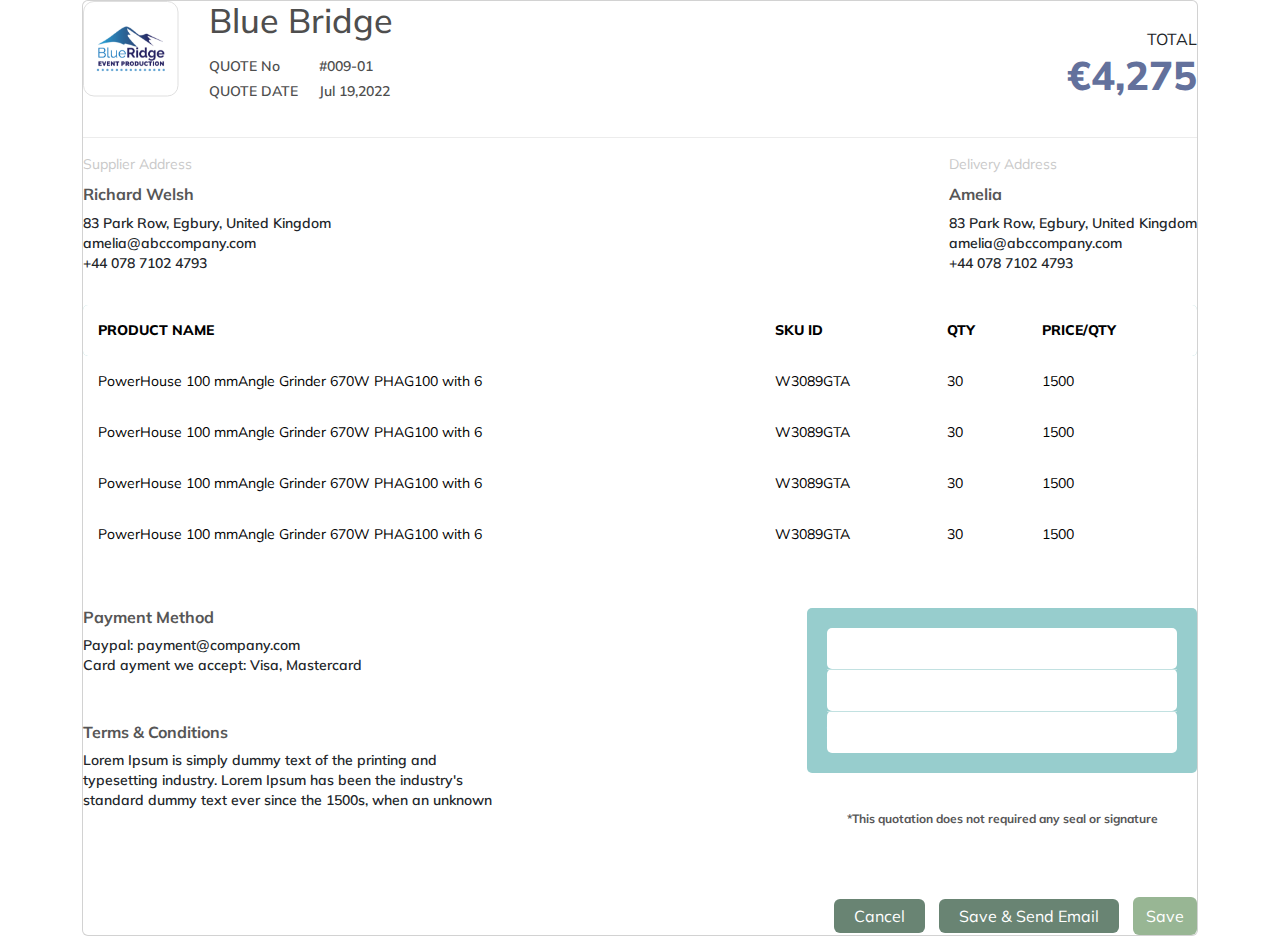
<file: index.html>
<!DOCTYPE html>
<html lang="en">

<head>
    <meta charset="UTF-8">
    <meta http-equiv="X-UA-Compatible" content="IE=edge">
    <meta name="viewport" content="width=device-width, initial-scale=1.0">
    <link rel="stylesheet" href="css/style.css">
    <link rel="stylesheet" href="https://cdn.jsdelivr.net/npm/bootstrap-icons@1.9.1/font/bootstrap-icons.css">
    <link href="https://cdn.jsdelivr.net/npm/bootstrap@5.2.1/dist/css/bootstrap.min.css" rel="stylesheet">
    <script src="https://cdn.jsdelivr.net/npm/bootstrap@5.2.1/dist/js/bootstrap.bundle.min.js"></script>
    <title> CommerzNXT </title>
    <link rel = "icon" href = "img/logo-wo.png" type = "image/x-icon">
</head>

<body>
    <div class="main-wrapper">
        <div class="container">
            <div class="card">
                <div class="brand-wrapper fo-flx-bottom">
                    <div class="left fo-flx-top">
                        <div class="img-sec mr3">
                            <img src="img/br1.png" alt="">
                        </div>
                        <div class="casualities">
                            <h1 class="mb-3">Blue Bridge</h1>
                            <div class="details fo-flx">
                                <h6 class="st-wi">QUOTE No </h6>
                                <h6>#009-01</h6>
                            </div>
                            <div class="details fo-flx">
                                <h6 class="st-wi">QUOTE DATE</h6>
                                <h6>Jul 19,2022</h6>
                            </div>
                        </div>
                    </div>
                    <div class="right">
                        <p>TOTAL</p>
                        <h1 class="big-total"> €4,275 </h1>
                    </div>
                </div>
                <div class="divider w-100 mb-3"></div>
                <div class="address-wrapper fo-flx-top mb-4">
                    <div class="left">
                        <p>Supplier Address</p>
                        <h5>Richard Welsh</h5>
                        <h6>83 Park Row, Egbury, United Kingdom <br>
                            amelia@abccompany.com <br>
                            +44 078 7102 4793</h6>
                    </div>
                    <div class="right">
                        <p>Delivery Address</p>
                        <h5>Amelia</h5>
                        <h6>83 Park Row, Egbury, United Kingdom <br>
                            amelia@abccompany.com <br>
                            +44 078 7102 4793</h6>
                    </div>
                </div>
                <div class="table-wrapper">
                    <table class="table table-hover">
                        <thead>
                            <tr>
                                <th>PRODUCT NAME</th>
                                <th>SKU ID</th>
                                <th>QTY</th>
                                <th>PRICE/QTY</th>
                            </tr>
                        </thead>
                        <tbody>
                            <tr>
                                <td>PowerHouse 100 mmAngle Grinder 670W
                                    PHAG100 with 6</td>
                                <td>W3089GTA</td>
                                <td>30</td>
                                <td>1500</td>
                            </tr>
                            <tr>
                                <td>PowerHouse 100 mmAngle Grinder 670W
                                    PHAG100 with 6</td>
                                <td>W3089GTA</td>
                                <td>30</td>
                                <td>1500</td>
                            </tr>
                            <tr>
                                <td>PowerHouse 100 mmAngle Grinder 670W
                                    PHAG100 with 6</td>
                                <td>W3089GTA</td>
                                <td>30</td>
                                <td>1500</td>
                            </tr>
                            <tr>
                                <td>PowerHouse 100 mmAngle Grinder 670W
                                    PHAG100 with 6</td>
                                <td>W3089GTA</td>
                                <td>30</td>
                                <td>1500</td>
                            </tr>

                        </tbody>
                    </table>

                    <div class="table-footer fo-flx-top mt-5">
                        <div class="left">
                            <div class="content-1 mb-5">
                                <h5 class="mb-2">Payment Method</h5>
                                <h6>Paypal: payment@company.com <br>
                                    Card ayment we accept: Visa, Mastercard</h6>
                            </div>
                            <div class="content-2">
                                <h5 class="mb-2">Terms & Conditions</h5>
                                <h6>Lorem Ipsum is simply dummy text of the printing and <br>typesetting industry. Lorem
                                    Ipsum has been the industry's <br> standard dummy text ever since the 1500s, when an
                                    unknown</h6>
                            </div>
                        </div>
                        <div class="right">
                            <div class="bg-tb-bottom">
                                <table class="table table-hover">
                                    <tbody>
                                        <tr>
                                            <td>Sub Total</td>
                                            <td>4500</td>
                                        </tr>
                                        <tr>
                                            <td>Discount(5%)</td>
                                            <td>225</td>
                                        </tr>
                                        <tr>
                                            <td class="remove-bo"><b>Total</b></td>
                                            <td class="remove-bo"><b>4275</b></td>
                                        </tr>
                                    </tbody>
                                </table>


                            </div>
                            <div class="alert">
                                <p>*This quotation does not required any seal or signature </p>
                            </div>
                        </div>
                    </div>
                </div>
                <div class="button-wrapper align-right mt-3">
                    <button type="button" class="btn btn-secondary mr1">Cancel</button>
                    <button type="button" class="btn btn-secondary mr1">Save & Send Email</button>
                    <button type="button" class="btn btn-secondary-light">Save</button>
                </div>
            </div>
        </div>
    </div>
</body>

</html>
</file>
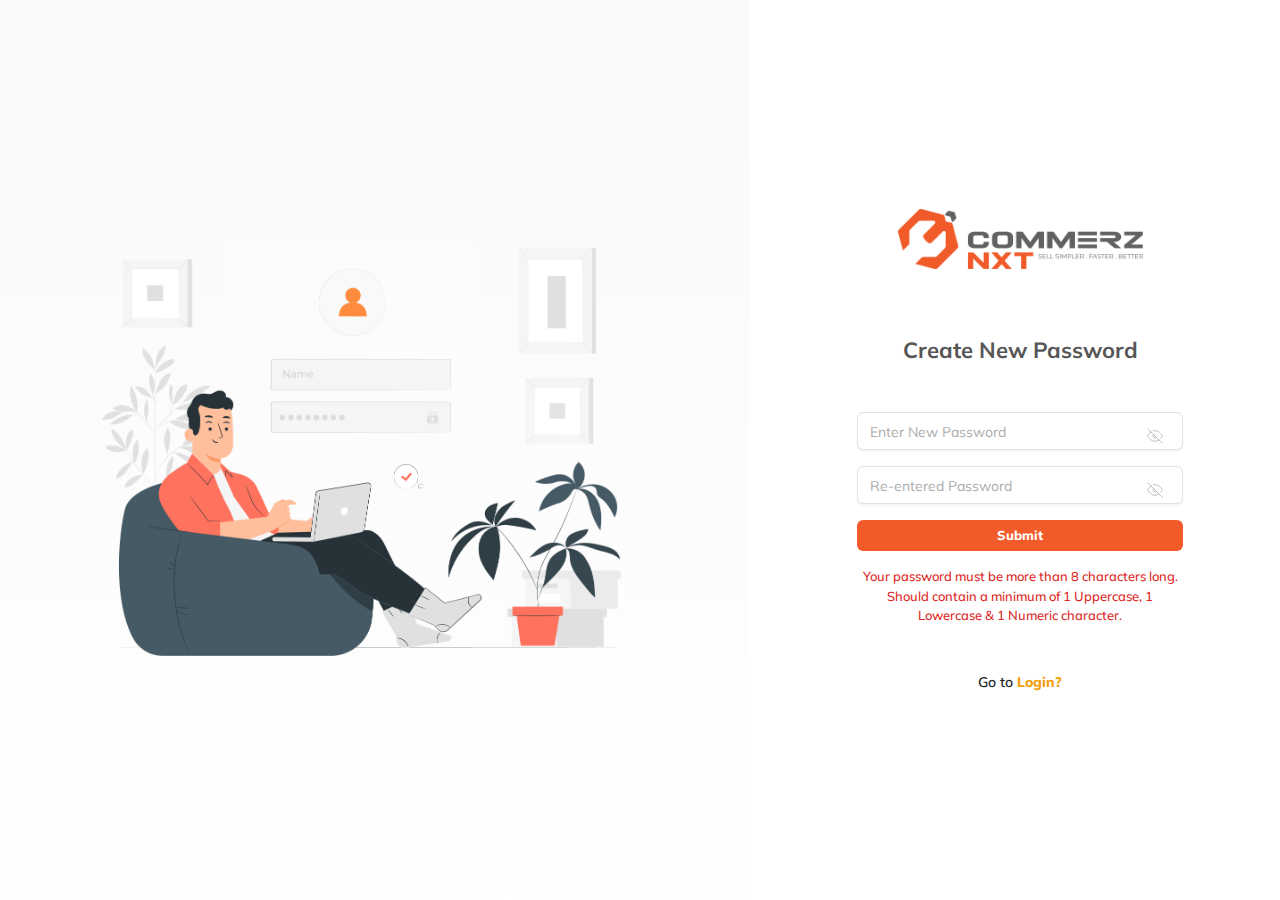
<file: createpassword.html>
<!DOCTYPE html>
<html lang="en">

<head>
	<meta charset="UTF-8">
	<meta http-equiv="X-UA-Compatible" content="IE=edge">
	<meta name="viewport" content="width=device-width, initial-scale=1.0">
	<link rel="stylesheet" href="css/style.css">
	<link rel="stylesheet" href="css/custom.css">
	<link href="https://cdn.jsdelivr.net/npm/bootstrap@5.2.1/dist/css/bootstrap.min.css" rel="stylesheet">
	<link rel="stylesheet" href="https://cdn.jsdelivr.net/npm/bootstrap-icons@1.9.1/font/bootstrap-icons.css">
	<script src="https://cdn.jsdelivr.net/npm/bootstrap@5.2.1/dist/js/bootstrap.bundle.min.js"></script>
	<title> CommerzNXT </title>
	<link rel="icon" href="img/logo-wo.png" type="image/x-icon"> </head>

<body>
	<div class="main-wrapper fo-start">
		<div class="row">
			<div class="col-lg-7 col-md-12 col-sm-12 no-padd">
				<div class="image-wrapper"> <img src="img/login-vector.png" alt=""> </div>
			</div>
			<div class="col-lg-5 col-md-12 col-sm-12 no-padd">
				<div class="form-wrapper-main  fo-flx-js-center">
					<div class="form-wrapper form-wrapper-login logo_log text-center"> <img src="img/logo-main.png" alt="">
						<h5 class="mt-5 mb-5">Create New Password</h5>
						<form action="/action_page.php">
							<div class=" po-inp mb-3">
								<input type="password" class="form-control shadow-cs" id="pwd" placeholder="Enter New Password" name="pswd"> <img class="min-icon" src="img/lo-eye.svg" alt=""> </div>
							<div class=" po-inp mb-3">
								<input type="password" class="form-control shadow-cs" id="pwd" placeholder="Re-entered Password" name="pswd"> <img class="min-icon" src="img/lo-eye.svg" alt=""> </div>
						</form> <a href="verification.html" class="btn btn-primary w-100 mt-3">Submit</a>
						<div class="error-msg-tc mb-5 mt-3"> Your password must be more than 8 characters long. Should contain a minimum of 1 Uppercase, 1 Lowercase & 1 Numeric character. </div>
						<h6>Go to <a href="login.html">Login?</a></h6> </div>
				</div>
			</div>
		</div>
	</div>
</body>

</html>
</file>
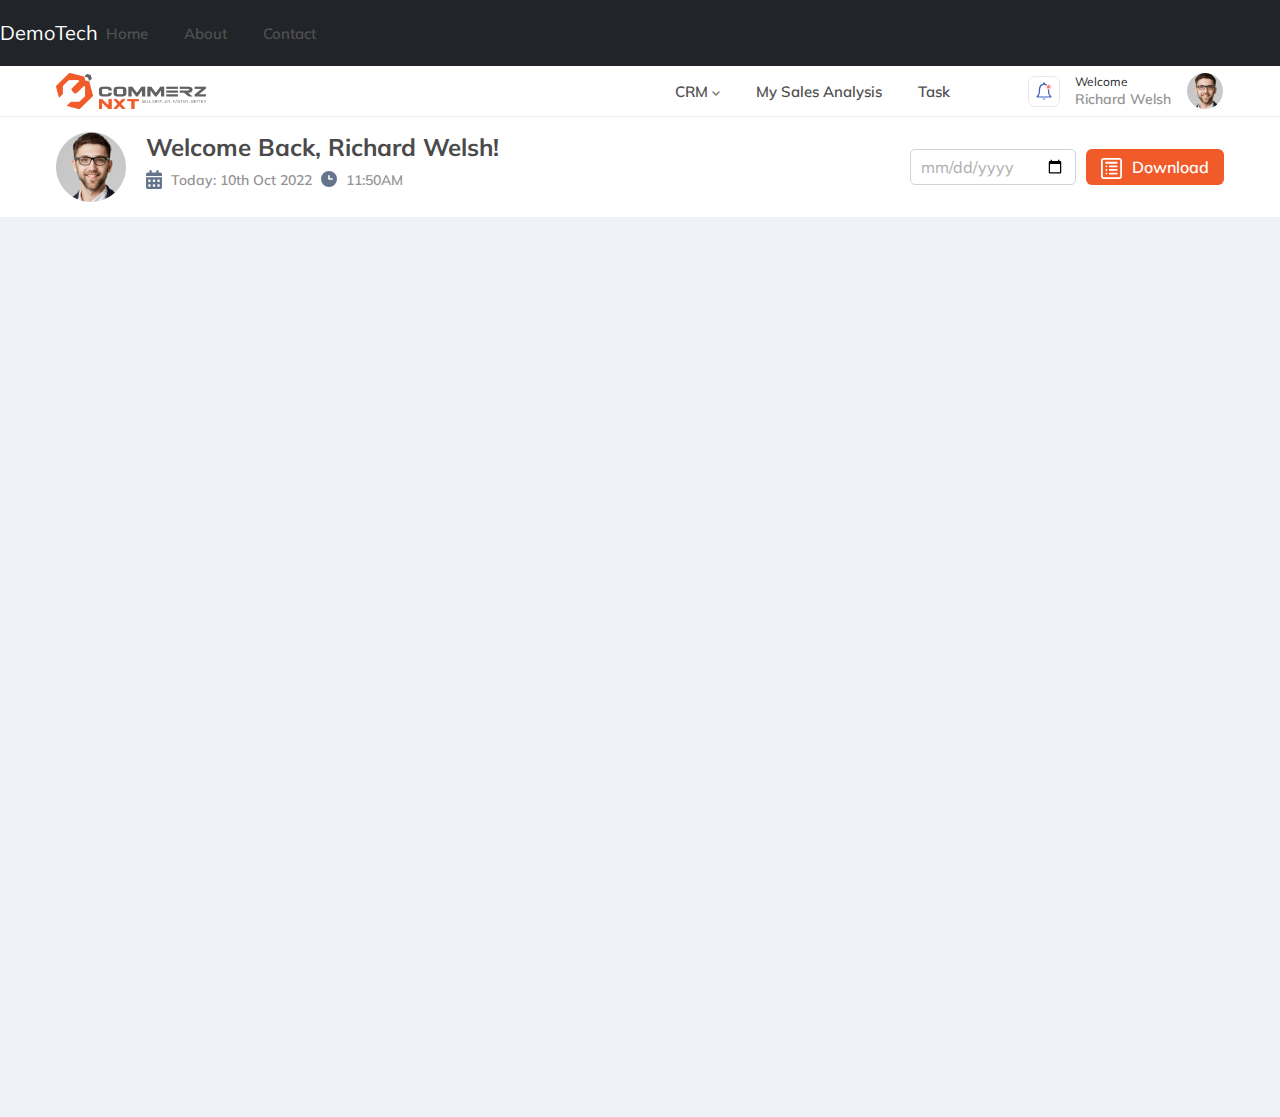
<file: crm-index.html>
<!DOCTYPE html>
<html lang="en">
<head>
  
  <meta charset="utf-8">
  <meta name="viewport" content="width=device-width, initial-scale=1">
  <link href="https://cdn.jsdelivr.net/npm/bootstrap@5.2.1/dist/css/bootstrap.min.css" rel="stylesheet">
  <title> CommerzNXT </title>
  <link rel="stylesheet" href="css/style.css">
  <link rel="icon" href="img/logo-wo.png" type="image/x-icon">
  <script src="https://cdn.jsdelivr.net/npm/bootstrap@5.2.1/dist/js/bootstrap.bundle.min.js"></script>
</head>
<body>
  <nav class="navbar navbar-dark bg-dark navbar-expand-md">
    <a href="#" class="navbar-brand">DemoTech</a>
    <button class="navbar-toggler" data-bs-toggle="collapse" data-bs-target="#navbar">
        <span class="navbar-toggler-icon"></span>
    </button>
    <div class="navbar-collapse collapse" id="navbar">
        <ul class="navbar-nav">
            <li class="nav-item"><a href="#" class="nav-link">Home</a></li>
            <li class="nav-item"><a href="#" class="nav-link">About</a></li>
            <li class="nav-item"><a href="#" class="nav-link">Contact</a></li>
        </ul>
    </div>
</nav>
<nav class="navbar navbar-expand-sm bo-bottom remove-padding">
  <div class="container-fluid bg-white">
    <a class="navbar-brand" href="#"><img src="img/logo-main.png" alt=""></a>
    <button class="navbar-toggler" type="button" data-bs-toggle="collapse" data-bs-target="#collapsibleNavbar">
      <span class="navbar-toggler-icon"></span>
    </button>
    <div class="collapse navbar-collapse" id="collapsibleNavbar">
      <ul class="navbar-nav mr5">
        <li class="nav-item dropdown">
          <a class="nav-link dropdown-toggle" href="#" role="button" data-bs-toggle="dropdown">CRM <span><svg xmlns="http://www.w3.org/2000/svg" width="8.015" height="4.758" viewBox="0 0 8.015 4.758">
            <path id="_9042707_nav_arrow_down_icon_1_" data-name="9042707_nav_arrow_down_icon (1)" d="M6,9l2.947,2.947L11.894,9" transform="translate(-4.939 -7.939)" fill="none" stroke="#7d7d7d" stroke-linecap="round" stroke-linejoin="round" stroke-width="1.5"/>
          </svg></a>
          <ul class="dropdown-menu">
            <li><a class="dropdown-item" href="#">Customer</a></li>
            <li><a class="dropdown-item" href="#">Company</a></li>
            <li><a class="dropdown-item" href="#">Quotes</a></li>
            <li><a class="dropdown-item" href="#">Order</a></li>
            <li><a class="dropdown-item" href="#">Invoice</a></li>
          </ul>
        </li>
       
        <li class="nav-item">
          <a class="nav-link" href="#">My Sales Analysis</a>
        </li>
        <li class="nav-item">
          <a class="nav-link" href="#">Task</a>
        </li>
      </ul>
      <ul class="nav navbar-nav navbar-right">
        <div class="nav-right-content fo-flx">
          <div class="img-wr">
            <img src="img/notification.svg" alt="">
          </div>
          <div class="content fo-flx">
            <div class="prof fo-flx">
              <div class="dd">
                <p>Welcome</p>
                <h6>Richard Welsh</h6>
              </div>       
              
              <li class="nav-item dropdown">
                <a class="nav-link dropdown-toggle" href="#" role="button" data-bs-toggle="dropdown"><img src="img/prof-1.png" alt=""></a>
                <ul class="dropdown-menu">
                  <li><a class="dropdown-item" href="#">Customer</a></li>
                  <li><a class="dropdown-item" href="#">Company</a></li>
                  <li><a class="dropdown-item" href="#">Quotes</a></li>
                  <li><a class="dropdown-item" href="#">Order</a></li>
                  <li><a class="dropdown-item" href="#">Invoice</a></li>
                </ul>
              </li>
              
            </div>
          </div>
        </div>
      </ul>
    </div>
  </div>
</nav>
<div class="container-fluid .remove-margin bg-white">
  <div class="db-top-wrapper fo-flx-js-sb">
    <div class="left fo-flx-center">
      <div class="profile-sec">
        <img src="img/prof-big.png" alt="">
      </div>
      <div class="content ">
        <h3>Welcome Back, Richard Welsh!</h3>
        <h6 class="mt-2">
          <span>
            <img class="min-icon" src="img/date.svg" alt="">
          </span> Today: 10th Oct 2022 <span style="margin-left: 5px;">
            <img class="min-icon" src="img/time.svg" alt="">
          </span> 11:50AM
        </h6>
      </div>
    </div>
    <div class="right">
      <div class="date-picker">
        <form action="/action_page.php">
          <input type="date" id="birthday" name="birthday">
        </form>
      </div>
      <button type="submit" class="btn btn-primary in-page">
        <span>
          <img class="mr1" src="img/export.svg" alt="">
        </span> Download </button>
    </div>
  </div>
</div>
<div class="inner-page">
  
</div>


</body>
</html>
</file>
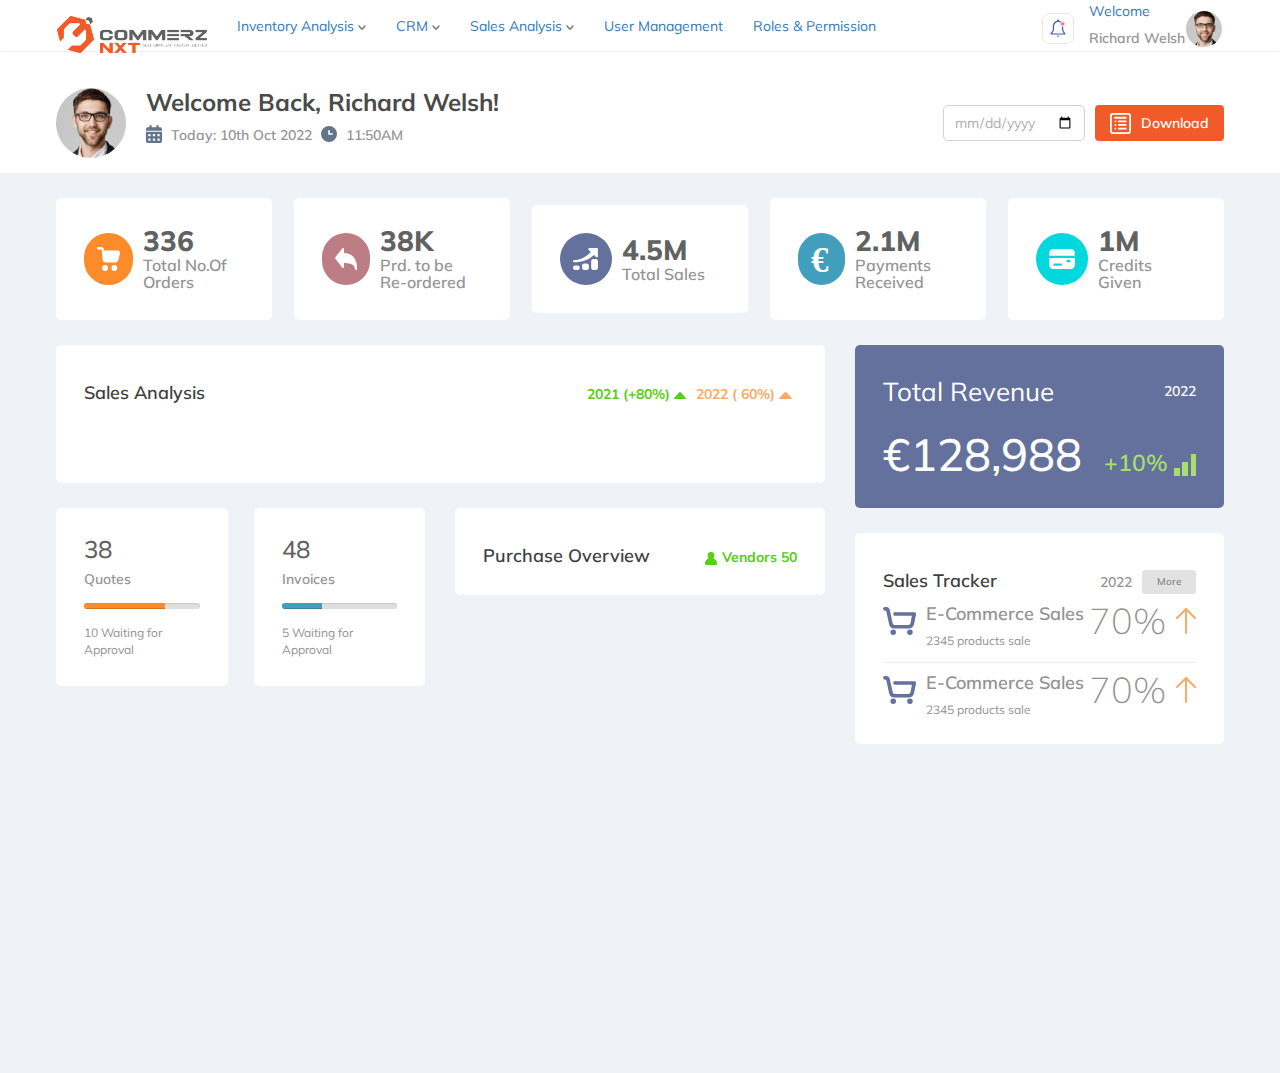
<file: dashboard.html>
<!DOCTYPE html>
<html lang="en">
  <head>
    <meta charset="utf-8">
    <meta name="viewport" content="width=device-width, initial-scale=1">
    <link rel="stylesheet" href="https://maxcdn.bootstrapcdn.com/bootstrap/3.4.1/css/bootstrap.min.css">
    <link rel="stylesheet" href="css/style.css">
    <link rel="stylesheet" href="https://cdn.jsdelivr.net/npm/bootstrap-icons@1.9.1/font/bootstrap-icons.css">
    <script src="https://ajax.googleapis.com/ajax/libs/jquery/3.6.0/jquery.min.js"></script>
    <script src="https://maxcdn.bootstrapcdn.com/bootstrap/3.4.1/js/bootstrap.min.js"></script>
    <title> CommerzNXT </title>
    <link rel="icon" href="img/logo-wo.png" type="image/x-icon">
  </head>
  <body>
    <nav class="navbar">
      <div class="container-fluid bo-bottom bg-white">
        <div class="navbar-header">
          <button type="button" class="navbar-toggle" data-toggle="collapse" data-target="#myNavbar">
            <span class="icon-bar"></span>
            <span class="icon-bar"></span>
            <span class="icon-bar"></span>
          </button>
          <a class="navbar-brand" href="#">
            <img src="img/logo-main.png" alt="">
          </a>
        </div>
        <div class="collapse navbar-collapse" id="myNavbar">
          <ul class="nav navbar-nav">
            <li class="dropdown">
              <a class="dropdown-toggle" data-toggle="dropdown" href="#">Inventory Analysis <span>
                  <img src="img/down.svg" alt="">
                </span>
              </a>
              <ul class="dropdown-menu">
                <li>
                  <a href="#">Stock Overview</a>
                </li>
                <li>
                  <a href="#">Product Analysis</a>
                </li>
                <li>
                  <a href="#">Products to be reordered</a>
                </li>
              </ul>
            <li class="dropdown">
              <a class="dropdown-toggle" data-toggle="dropdown" href="crm-index.html">CRM <span>
                  <img src="img/down.svg" alt="">
                </span>
              </a>
              <ul class="dropdown-menu">
                <li>
                  <a href="#">Customer</a>
                </li>
                <li>
                  <a href="#">Company</a>
                </li>
                <li>
                  <a href="#">Quotes</a>
                </li>
                <li>
                  <a href="#">Order</a>
                </li>
                <li>
                  <a href="#">Invoice</a>
                </li>
                
              </ul>
            </li>
            <li class="dropdown">
              <a class="dropdown-toggle" data-toggle="dropdown" href="#">Sales Analysis <span>
                  <img src="img/down.svg" alt="">
                </span>
              </a>
              <ul class="dropdown-menu">
                <li>
                  <a href="#">Page 1-1</a>
                </li>
                <li>
                  <a href="#">Page 1-2</a>
                </li>
                <li>
                  <a href="#">Page 1-3</a>
                </li>
              </ul>
            </li>
            </li>
            <li>
              <a href="#">User Management</a>
            </li>
            <li>
              <a href="#">Roles & Permission</a>
            </li>
          </ul>
          <ul class="nav navbar-nav navbar-right">
            <div class="nav-right-content fo-flx">
              <div class="img-wr">
                <img src="img/notification.svg" alt="">
              </div>
              <div class="content fo-flx">
                <div class="prof fo-flx">
                  <div class="dd">
                    <li class="dropdown">
                      <a class="dropdown-toggle" data-toggle="dropdown" href="#">Welcome</a>
                      <ul class="dropdown-menu">
                        <li>
                          <a href="#">Page 1-1</a>
                        </li>
                        <li>
                          <a href="#">Page 1-2</a>
                        </li>
                        <li>
                          <a href="#">Page 1-3</a>
                        </li>
                      </ul>
                    </li>
                    <h6>Richard Welsh</h6>
                  </div>
                  <img src="img/prof-1.png" alt="">
                </div>
              </div>
            </div>
          </ul>
        </div>
      </div>
    </nav>
    <div class="container-fluid .remove-margin bg-white">
      <div class="db-top-wrapper fo-flx-js-sb">
        <div class="left fo-flx-center">
          <div class="profile-sec">
            <img src="img/prof-big.png" alt="">
          </div>
          <div class="content">
            <h3>Welcome Back, Richard Welsh!</h3>
            <h6>
              <span>
                <img class="min-icon" src="img/date.svg" alt="">
              </span> Today: 10th Oct 2022 <span style="margin-left: 5px;">
                <img class="min-icon" src="img/time.svg" alt="">
              </span> 11:50AM
            </h6>
          </div>
        </div>
        <div class="right">
          <div class="date-picker">
            <form action="/action_page.php">
              <input type="date" id="birthday" name="birthday">
            </form>
          </div>
          <button type="submit" class="btn btn-primary in-page">
            <span>
              <img class="mr1" src="img/export.svg" alt="">
            </span> Download </button>
        </div>
      </div>
    </div>
    <div class="inner-page">    
    <div class="container-fluid">
      <div class="db-content-top fo-flx-js-sb">
        <div class="card card-pd fo-flx">
          <div class="icon-wrap orange">
            <img src="img/db1.svg" alt="">
          </div>
          <div class="content">
            <h3>336</h3>
            <h6>Total No.Of Orders</h6>
          </div>
        </div>
        <div class="card card-pd fo-flx">
          <div class="icon-wrap merun">
            <img src="img/db2.svg" alt="">
          </div>
          <div class="content">
            <h3>38K</h3>
            <h6>Prd. to be Re-ordered</h6>
          </div>
        </div>
        <div class="card card-pd fo-flx">
          <div class="icon-wrap fadeblue">
            <img src="img/db3.svg" alt="">
          </div>
          <div class="content">
            <h3>4.5M</h3>
            <h6>Total Sales</h6>
          </div>
        </div>
        <div class="card card-pd fo-flx">
          <div class="icon-wrap solidblue">
            <img src="img/db4.svg" alt="">
          </div>
          <div class="content">
            <h3>2.1M</h3>
            <h6>Payments Received</h6>
          </div>
        </div>
        <div class="card card-pd fo-flx">
          <div class="icon-wrap greenishblue">
            <img src="img/db5.svg" alt="">
          </div>
          <div class="content">
            <h3>1M</h3>
            <h6>Credits Given</h6>
          </div>
        </div>
      </div>

      <div class="chart-wrapper">
        <div class="row">
          <div class="col-lg-8 col-md-12 col-sm-12">
            <div class="card card-pd" style="height: 138px;">
              <div class="card-heading fo-flx-sb-bl">
                <h4>Sales Analysis</h4>
                <div class="fo-flx">
                <p class="text-green">2021 (+80%) <span><img class="mr1" src="img/up.svg" alt=""></span></p>
                <p class="text-orange">2022 ( 60%)</span> <img class="mr0-5" src="img/upor.svg" alt=""></span></p>
              </div>
              </div>
            </div>

            <div class="row" style="margin-top: 25px;">
              <div class="col-lg-6 .col-md-12 col-sm-12">
                <div class="progressbar-wrapper fo-flx-js-sb">
                  <div class="card card-pd">
                    <h3>38</h3>
                    <h6>Quotes</h6> 
                    <div class="progress">
                      <div class="progress-bar orange" role="progressbar" aria-valuenow="70" aria-valuemin="0" aria-valuemax="100" style="width:70%">
                        <span class="sr-only">70% Complete</span>
                      </div>
                    </div>
                    <p>10 Waiting for Approval</p>
                  </div>
                  <div class="card card-pd">
                    <h3>48</h3>
                    <h6>Invoices</h6> 
                    <div class="progress">
                      <div class="progress-bar solidblue" role="progressbar" aria-valuenow="70" aria-valuemin="0" aria-valuemax="100" style="width:35%">
                        <span class="sr-only">70% Complete</span>
                      </div>
                    </div>
                    <p>5 Waiting for Approval</p>
                  </div>
                </div>
                
              </div>
              <div class="col-lg-6 .col-md-12 col-sm-12">
                <div class="card card-pd">
                  <div class="card-heading fo-flx-sb-bl">
                    <h4>Purchase Overview</h4>
                    <p class="text-green"><span><img class="mr0-5" src="img/profile.svg" alt=""></span>Vendors 50</p>
                  </div>
                </div>
                
              </div>
            </div>
          </div>
          <div class="col-lg-4 col-md-12 col-sm-12">
            <div class="card card-pd fadeblue">
              <div class="t1 fo-flx-center">
                <p>Total Revenue</p>
                <h6>2022</h6>
              </div>
              <div class="t2 fo-flx-sb-bl">
                <h1>€128,988</h1>
                <h6>+10% <span><img src="img/network.svg" alt=""></span> </h6>
              </div>
            </div>

            <div class="card card-pd fo-mtop">
              <div class="card-heading fo-flx-sb-bl">
                <h4>Sales Tracker</h4>
                <div class="fo-flx-center">
                <h6>2022</h6>
                <a class="faded-button" href="">More</a>
              </div>
              </div>

              <div class="chart-detail-wrapper">
              <div class="chart-details fo-flx-js-sb bo-bottom" style="padding-bottom: 15px;">
                <div class="left fo-flx">
                  <div class="profile-sec mr1">
                    <img src="img/cart.svg" alt="">
                  </div>
                  <div class="content">
                    <h4>E-Commerce Sales</h4>
                    <h6>2345 products sale</h6>
                  </div>
                </div>
                <div class="wr-right fo-flx">
                  <h1>70%</h1>
                  <img src="img/lo-up-or.svg" alt="">
                </div>
              </div>
              <div class="chart-details fo-flx-js-sb">
                <div class="left fo-flx">
                  <div class="profile-sec mr1">
                    <img src="img/cart.svg" alt="">
                  </div>
                  <div class="content">
                    <h4>E-Commerce Sales</h4>
                    <h6>2345 products sale</h6>
                  </div>
                </div>
                <div class="wr-right fo-flx">
                  <h1>70%</h1>
                  <img src="img/lo-up-or.svg" alt="">
                </div>
              </div>
            </div>
            </div>
          </div>
        </div>
      </div>
    </div>
  </div>
  </body>
</html>
</file>
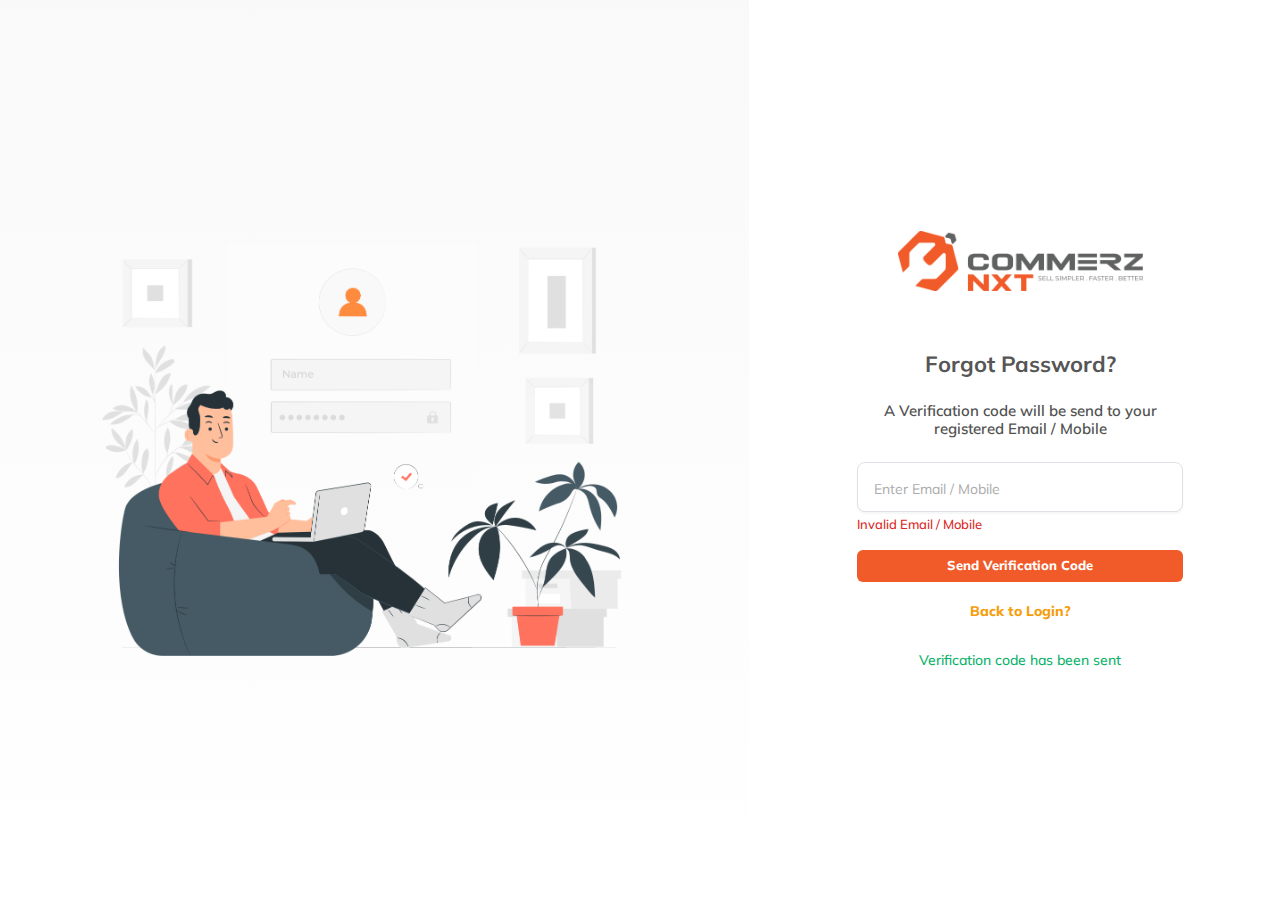
<file: forgotpassword.html>
<!DOCTYPE html>
<html lang="en">

<head>
	<meta charset="UTF-8">
	<meta http-equiv="X-UA-Compatible" content="IE=edge">
	<meta name="viewport" content="width=device-width, initial-scale=1.0">
	<link rel="stylesheet" href="css/style.css">
	<link rel="stylesheet" href="css/custom.css">
	<link rel="stylesheet" href="https://cdn.jsdelivr.net/npm/bootstrap-icons@1.9.1/font/bootstrap-icons.css">
	<link href="https://cdn.jsdelivr.net/npm/bootstrap@5.2.1/dist/css/bootstrap.min.css" rel="stylesheet">
	<script src="https://cdn.jsdelivr.net/npm/bootstrap@5.2.1/dist/js/bootstrap.bundle.min.js"></script>
	<title> CommerzNXT </title>
	<link rel="icon" href="img/logo-wo.png" type="image/x-icon"> </head>

<body>
	<div class="main-wrapper fo-start">
		<div class="row">
			<div class="col-lg-7 col-md-12 col-sm-12 no-padd">
				<div class="image-wrapper"> <img src="img/login-vector.png" alt=""> </div>
			</div>
			<div class="col-lg-5 col-md-12 col-sm-12 no-padd">
				<div class="form-wrapper-main  fo-flx-js-center">
					<div class="form-wrapper form-wrapper-login logo_log text-center"> <img src="img/logo-main.png" alt="">
						<h5>Forgot Password?</h5>
						<h6 class="mt-4 mb-4 dark">A Verification code will be send to your
                        registered Email / Mobile</h6>
						<form action="/action_page.php">
							<div class="mb-3 mt-3">
								<input type="email" class="form-control shadow-cs form-control-lg" id="email" placeholder="Enter Email / Mobile" name="email">
								<div class="error-msg"> Invalid Email / Mobile </div>
							</div>
						</form> <a href="verification.html" class="btn btn-primary w-100 mt-3">Send Verification Code</a>
						<div class="mt-3"> <a href="login.html">Back to Login?</a> </div>
						<div class="success-msg">
							<h6>Verification code has been sent</h6> </div>
					</div>
				</div>
			</div>
		</div>
	</div>
</body>

</html>
</file>
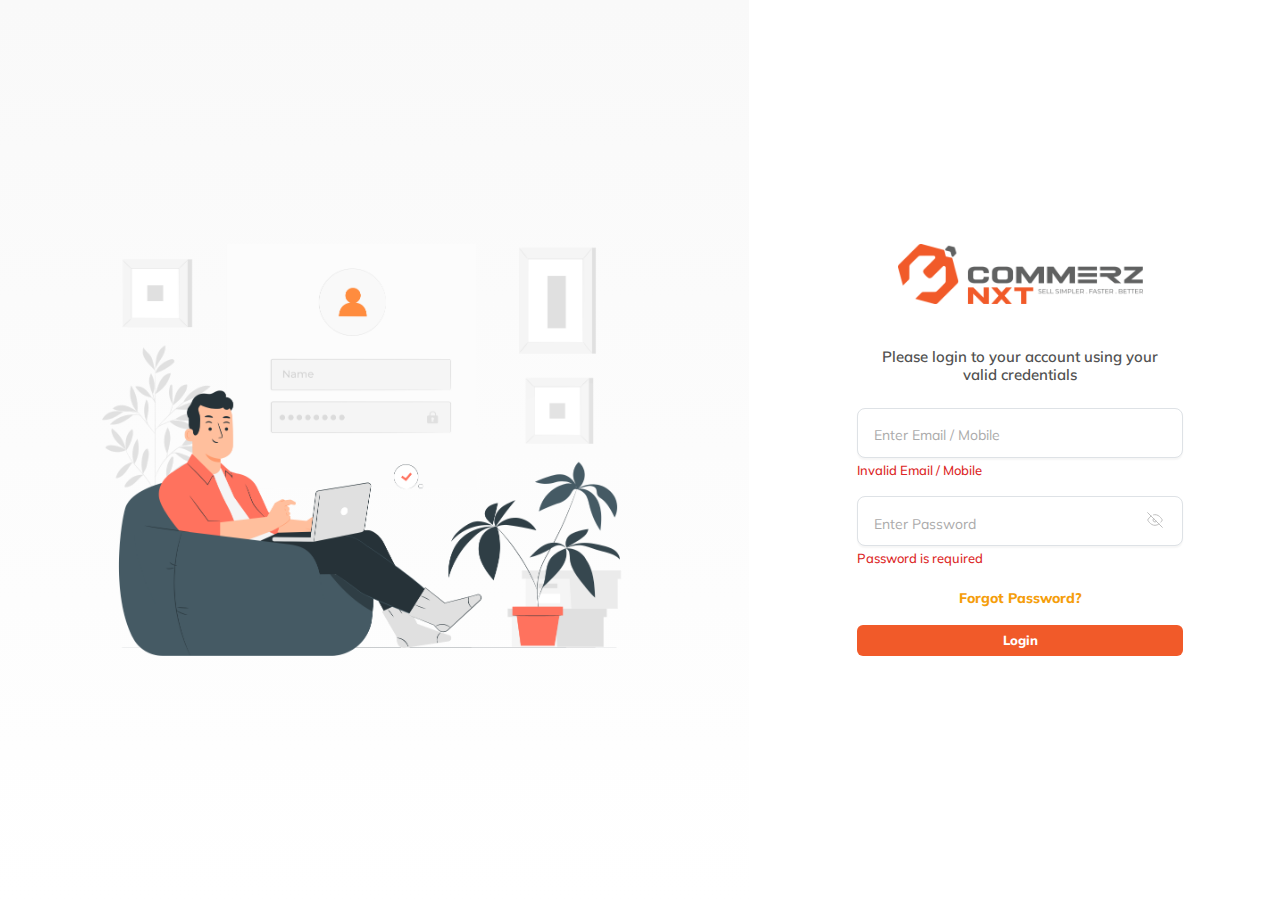
<file: login.html>
<!DOCTYPE html>
<html lang="en">

<head>
	<meta charset="UTF-8">
	<meta http-equiv="X-UA-Compatible" content="IE=edge">
	<meta name="viewport" content="width=device-width, initial-scale=1.0">
	<link rel="stylesheet" href="css/style.css">
	<link rel="stylesheet" href="css/custom.css">
	<link rel="stylesheet" href="https://cdn.jsdelivr.net/npm/bootstrap-icons@1.9.1/font/bootstrap-icons.css">
	<link href="https://cdn.jsdelivr.net/npm/bootstrap@5.2.1/dist/css/bootstrap.min.css" rel="stylesheet">
	<script src="https://cdn.jsdelivr.net/npm/bootstrap@5.2.1/dist/js/bootstrap.bundle.min.js"></script>
	<title> CommerzNXT </title>
	<link rel="icon" href="img/logo-wo.png" type="image/x-icon"> </head>

<body>
	<div class="main-wrapper fo-start">
		<div class="row">
			<div class="col-lg-7 col-md-12 col-sm-12 no-padd">
				<div class="image-wrapper"> <img src="img/login-vector.png" alt=""> </div>
			</div>
			<div class="col-lg-5 col-md-12 col-sm-12 no-padd">
				<div class="form-wrapper-main fo-flx-js-center">
					<div class="form-wrapper form-wrapper-login logo_log text-center">
						<div class=" text-center"> <img src="img/logo-main.png" alt=""> </div>
						<h6 class="mt-4 mb-4 dark ">Please login to your account using your 
                        valid credentials</h6>
						<form action="/action_page.php">
							<div class="mb-3 mt-3">
								<input type="email" class="form-control shadow-cs form-control-lg" id="exampleFormControlInput1" placeholder="Enter Email / Mobile">
								<div class="error-msg"> Invalid Email / Mobile </div>
							</div>
							<div class=" po-inp mb-3">
								<input type="password" class="form-control shadow-cs form-control-lg" id="pwd" placeholder="Enter Password" name="pswd">
								<div class="error-msg"> Password is required </div> <img class="min-icon" src="img/lo-eye.svg" alt=""> </div> <a href="forgotpassword.html">Forgot Password?</a> </form>
						<a href="dashboard-se.php"  class="btn btn-primary w-100 mt-3">Login</a>
					</div>
					<!-- <div class="copyright">
                    <h6>© 2022 CommerzNxt.com</h6>
                </div> --></div>
			</div>
		</div>
	</div>
</body>

</html>
</file>
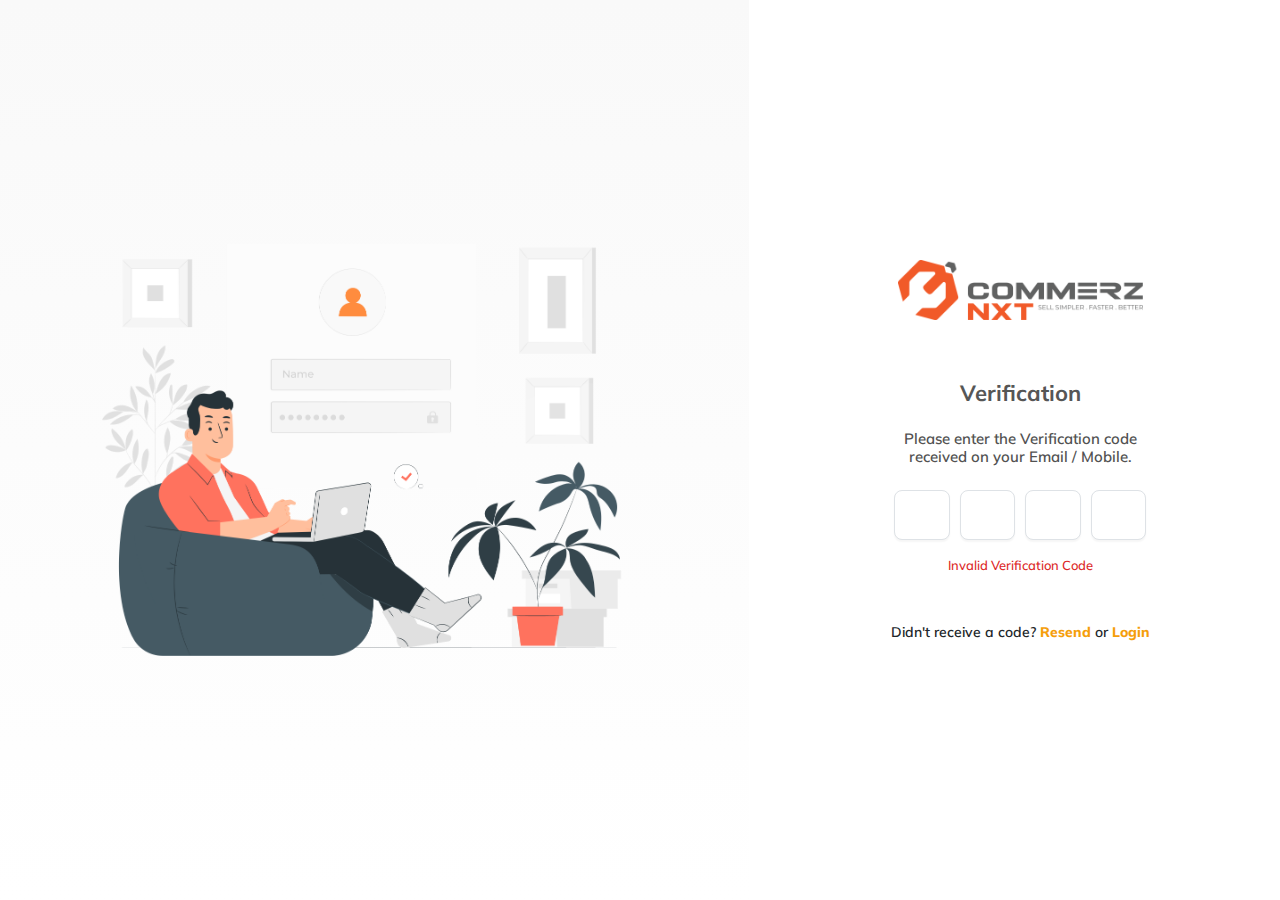
<file: verification.html>
<!DOCTYPE html>
<html lang="en">

<head>
	<meta charset="UTF-8">
	<meta http-equiv="X-UA-Compatible" content="IE=edge">
	<meta name="viewport" content="width=device-width, initial-scale=1.0">
	<link rel="stylesheet" href="css/style.css">
	<link rel="stylesheet" href="css/custom.css">
	<link rel="stylesheet" href="https://cdn.jsdelivr.net/npm/bootstrap-icons@1.9.1/font/bootstrap-icons.css">
	<link href="https://cdn.jsdelivr.net/npm/bootstrap@5.2.1/dist/css/bootstrap.min.css" rel="stylesheet">
	<script src="https://cdn.jsdelivr.net/npm/bootstrap@5.2.1/dist/js/bootstrap.bundle.min.js"></script>
	<title> CommerzNXT </title>
	<link rel="icon" href="img/logo-wo.png" type="image/x-icon"> </head>

<body>
	<div class="main-wrapper fo-start">
		<div class="row">
			<div class="col-lg-7 col-md-12 col-sm-12 no-padd">
				<div class="image-wrapper"> <img src="img/login-vector.png" alt=""> </div>
			</div>
			<div class="col-lg-5 col-md-12 col-sm-12 no-padd ">
				<div class="form-wrapper-main fo-flx-js-center">
					<div class="form-wrapper form-wrapper-login logo_log text-center"> <img src="img/logo-main.png" alt="">
						<h5>Verification</h5>
						<h6 class="mt-4 mb-4 dark">Please enter the Verification code received
                        on your Email / Mobile.</h6>
						<div class=" form-group mb-3 mt-3 fo-flx">
							<input type="email" class="form-control shadow-cs form-control-lg" id="email" name="email">
							<input type="email" class="form-control shadow-cs form-control-lg" id="email" name="email">
							<input type="email" class="form-control shadow-cs form-control-lg" id="email" name="email">
							<input type="email" class="form-control shadow-cs form-control-lg" id="email" name="email"> </div>
						<div class="error-msg-tc"> Invalid Verification Code </div>
						<h6 class="mt-5">Didn't receive a code? <a href="forgotpassword.html">Resend</a> or <a href="login.html">Login</a></h6> </div>
				</div>
			</div>
		</div>
	</div>
</body>

</html>
</file>
<file: css/style.css>
@import url('https://fonts.googleapis.com/css2?family=Mulish:ital,wght@0,200;0,300;0,400;0,500;0,600;0,700;0,800;0,900;0,1000;1,200;1,300;1,400;1,500;1,600;1,700;1,800;1,900;1,1000&display=swap');


:root {
  --body-background: #eff2f6;
  --white: #fff;
  --error: #dc2626;
  --orange:#F59E0B;
  --primary-text:#1e4454;
  --secondary-text:#9ca8ba;

  --secondary-button:#63719C;
}
* {
  margin: 0;
  padding: 0;
}

body {
  font-family: "Mulish", sans-serif !important;
  background-color: #fff !important;
}
.inner-page{
    background-color: #EFF2F6;
    min-height: 100vh;
}
.fo-flx-center{
    display: flex;
    justify-content: space-between;
    align-items: center;
}
.fo-flx-top {
  display: flex;
  justify-content: space-between;
  align-items: top;
}

.fo-flx-bottom {
  display: flex;
  justify-content: space-between;
  align-items: end;
}

.fo-flx-js-center {
  display: flex;
  justify-content: center;
  align-items: center;
}

.fo-flx-sb-bl {
  display: flex;
  justify-content: space-between;
  align-items: baseline;
}

.fo-flx-js-sb {
  display: flex;
  justify-content: space-between;
  align-items: center;
}
.fo-flx-right{
  justify-content: right;
  display: flex;
}
.align-right {
  text-align: right;
}
.align-center{
align-items: center;
}
.right p, h1 {
  margin-bottom: 0;
}

.left p, h1 {
  margin-bottom: 0;
}

.fo-flx {
  display: flex;
  align-items: center;
}

.card {
  border: none;
  border-radius: 5px;
  background-color: #fff;
  /* box-shadow: rgba(89, 89, 89, 0.16) 0px 1px 4px; */
}

.card-pd {
  padding: 28px;
  width: 100%;
  text-decoration: none;
}

.mr0-5 {
  margin-right: 5px;
}

.mr1 {
  margin-right: 10px;
}

.mr2 {
  margin-right: 20px;
}

.mr3 {
  margin-right: 30px;
}

.ml1 {
  margin-left: 10px;
}

.ml2 {
  margin-left: 20px;
}

.ml3 {
  margin-left: 30px;
}
.mr5{
    margin-right: 50px;
}
/* Quotespage css starts here /////////////////////////////////////////////////////////////////////// */

h6.st-wi {
  width: 110px;
  white-space: nowrap;
}
h6{
    font-weight: 600 !important;
    color: #949494;
    font-size: 14px !important;
}

h6.dark {
  font-weight: 600 !important;
  color: #525252;
  font-size: 15px !important;
}

.big-total {
  color: #63719C;
  font-weight: 800;
}

.brand-wrapper.fo-flx-bottom .right {
  text-align: right;
  position: relative;
}

.divider {
  border-bottom: 1px solid #ECECEC;
  padding-top: 30px;
  height: 1px;
}

.address-wrapper.fo-flx-top .left, .right {
  /* width: 50%; */
}

.address-wrapper.fo-flx-top h6 {
  line-height: 20px;
  font-size: 14px;
}

.address-wrapper.fo-flx-top p {
  color: #C9C9C9;
  font-size: 14px;
  margin-bottom: 10px;
}

thead tr {
  background: #97CDCD;
}

thead tr th {
  font-size: 14px;
  font-weight: 800;
  color: #FFFFFF;
  padding: 15px !important;
}
tbody tr:nth-child(even) {
  background: #F8FBFF;
}
tbody tr td {
  font-size: 14px;
  font-weight: 400;
  border: none;
  padding: 15px !important;
}

.table-footer.fo-flx-top td {
  padding: 10px !important;
  padding-left: 0 !important;
  color: #fff;
}

.table-footer.fo-flx-top .right {
  width: 35%;
}

.table-footer.fo-flx-top .bg-tb-bottom {
  background: #97CDCD;
  padding: 20px;
  border-radius: 5px;
}

.table-footer.fo-flx-top .table {
  margin-bottom: 0 !important;
}

.table-footer.fo-flx-top.mt-5 h6 {
  line-height: 20px;
}

h5 {
  color: #565656 !important;
  font-size: 16px !important;
}

.remove-bo {
  border-bottom: none !important;
}

.alert p {
  font-weight: 700;
  font-size: 12px;
  color: #565656;
  text-align: center;
  margin: 20px 0;
}

.alert {
  margin-bottom: 0;
  padding: 0;
}

/* button {
    border-radius: 5px !important;
    border: none !important;
    padding: 8px 25px !important;
} */
.btn.btn-secondary {
  background: #698473;
  padding: 5px 20px;
  white-space: nowrap;
  border: 0;
}
.btn.btn-secondary:hover {
  background: #7f9b7b;
}

.btn.btn-secondary-light {
  background: #98B694;
  color: #fff;
}
.btn.btn-secondary-light:hover {
  background: #7f9b7b;
  color: #fff;
}
.container-fluid {
    padding-left: 56px;
    padding-right: 56px;
    
}
.bg-white{
    background-color: #fff;
}

/* Quotespage css ends here /////////////////////////////////////////////////////////////////////// */


/* Login pages css starts here */
.image-wrapper {
  background-image: linear-gradient(#F9F9F9, #FFFFFF);
  height: 100vh;
  display: flex;
  align-items: center;
  justify-content: center;
}

.image-wrapper img {
  width: 70%;
}

.fo-start {
  overflow-x: hidden;
}

.no-padd {
  padding: 0 !important;
}

.form-wrapper {
  width: 100%;
}

.col-lg-5.col-md-12.col-sm-12.no-padd {
  background: #fff;
}

.form-wrapper-main.fo-flx-js-center {
  height: 100%;
}

/* input {
  border: 1.5px solid #cbd5e1 !important;
  font-size: 14px !important;
  border-radius: 5px;
} */

.form-wrapper.text-center h6 {
  width: 85%;
  margin: auto;
}

.primary {
  color: #F15A29;
}

button.btn.btn-primary {
  background: #F15A29;
  font-weight:600;
  border: 0;
  /* font-size: 14px; */
}

a.btn.btn-primary {
  background: #F15A29;
  font-size: 13px;
  display: flex;
  justify-content: center;
  align-items: center;
  color: #fff !important;
  border: none;
}

button.btn.btn-primary:hover {
  background: #e75929;
}

a.btn.btn-primary:hover {
  background: #e75929 !important;
}

.form-control:focus {
  box-shadow: none !important;
}

::-moz-placeholder {
  font-size: 14px !important;
  color: #ABABAB !important;
}

:-ms-input-placeholder {
  font-size: 14px !important;
  color: #ABABAB !important;
}

::placeholder {
  font-size: 14px !important;
  color: #ABABAB !important;
}
.form-wrapper.text-center h5 {
  font-size: 22px !important;
  margin-top: 40px;
  font-weight: 700;
}

.form-wrapper a {
  font-size: 14px;
  color: #f59e0b;
  font-weight: 800;
  text-decoration: none;
}

.error-msg h6 {
  color: #FF0000;
  margin-top: 30px !important;
  font-weight: 500 !important;
}

.success-msg h6 {
  color: #08B269;
  margin-top: 30px !important;
  font-weight: 500 !important;
}

.form-wrapper.logo_log img {
  width: 75%;
  margin-bottom: 20px;
}

.main-wrapper.fo-start .form-group.mb-3.mt-3.fo-flx input {
  width: 17% !important;
  margin-right: 10px;
  text-align: center;
}

.main-wrapper.fo-start .form-group.mb-3.mt-3.fo-flx input:last-child {
  margin-right: 0px;
}

.main-wrapper.fo-start .form-group.mb-3.mt-3.fo-flx {
  justify-content: center;
}

.copyright {
  /* position: relative; */
  /* display: flex;
  justify-content: center;  */
  bottom: 0;
}

.copyright h6 {
  position: relative;
  /* bottom: 30px; */
  margin: 50px 0 0 0;
  display: block;
  text-align: center;
  left: 0;
  right: 0;
}

img.min-icon {
  width: 16px !important;
}

.po-inp {
  position: relative;
}

.po-inp img.min-icon {
  position: absolute;
  right: 20px;
  top: 16px;
}

/* Login pages css ends here */
/* Navbar css starts here */

a.navbar-brand img {
  width: 150px;
}

ul.navbar-nav{
    height: 50px;
}
a.navbar-brand{
    margin: 0;
}
.dropdown-toggle::after{
    content: none !important;
}
.img-wr {
    margin-right: 15px;
}

div#collapsibleNavbar {
    justify-content: right;
}
a.nav-link {
    font-size: 15px;
    font-weight: 600;
    margin-right: 20px;
    color: #505050;
    padding: 15px;
    padding-bottom: 8px;
}
ul.nav.navbar-nav.navbar-right a.nav-link.dropdown-toggle {
    margin-right: 0;
    padding: 0;
    margin-left: 15px;
}
.nav-right-content p {
    margin-bottom: 0px;
    font-size: 12px;
    margin-top: 7px;
}
a.nav-link:hover {
    border-bottom: 3px solid #e75929;
    color: #e75929;
}
ul.nav.navbar-nav.navbar-right a.nav-link.dropdown-toggle:hover{
    border: none;
}
/* ul.dropdown-menu.show {
    border-radius: 0;
    border: none;
    box-shadow: rgb(99 99 99 / 20%) 0px 2px 8px 0px;
    padding: 10px 20px;
}
ul.nav.navbar-nav.navbar-right ul.dropdown-menu.show {
    left: -110px !important; 
}
ul.dropdown-menu.show li {
    border-bottom: 1px solid #ddd; 
     font-size: 14px; 
    color: #505050;
}
ul.dropdown-menu.show li:last-child {
    border-bottom: none;
} */

.remove-margin{
    margin: 0 !important;
}
.remove-padding{
    padding: 0 !important;
}

.db-top-wrapper {
  padding: 15px 0 15px;
  display: flex;
  justify-content: space-between;
  align-items: center;
}

.db-top-wrapper .left .profile-sec img {
  width: 70px;
  margin-right:20px;
}

.db-top-wrapper .left .content h3 {
  font-size: 24px !important;
  font-weight: 700;
  color: #4A4A4A;
  margin: 0;
}

.db-top-wrapper .left .content h6 span img.min-icon {
  margin-right: 5px;
  margin-bottom: 4px;
}

.in-page {
  height: 36px !important;
  display: flex;
  padding: 0 15px !important;
  align-items: center;
}

.date-picker form input {
    height: 36px;   
    padding: 0 10px;
    margin-right: 10px;
    outline: none;
}

.db-top-wrapper .right {
  display: flex;
  justify-content: right;
  white-space: nowrap;
}

li.dropdown.open ul.dropdown-menu li a {
  font-weight: 400;
  border-bottom: 1px solid #ddd;
}

ul.dropdown-menu {
  padding: 0 12px;
}

.nav-item.inner .dropdown-menu > li > a {
  padding: 10px 0;
}
.bo-bottom{
    border-bottom: 1px solid rgb(238, 238, 238);
}
/* Breadcrumb css starts */
.breadcrumb {
  background: none;
  margin-bottom: 0;
}

ul.breadcrumb {
  padding: 3px 0px 8px;
  list-style: none;
}

ul.breadcrumb li {
  display: inline;
  font-size: 14px;
  color: #ABABAB;
  margin-right: 5px;
}

ul.breadcrumb li + li:before {
  padding: 2px;
  color: #ABABAB;
  content: "/";
  margin-right: 5px;
}

ul.breadcrumb li a {
  color: var(--primary-text);
  text-decoration: none;
}       

ul.breadcrumb li:first-child a {
  padding-left: 0px;
}

ul.breadcrumb li a:hover {
  color: #01447e;
  text-decoration: underline;
}

.db-top-wrapper h4 {
  font-size: 20px;
  color: #3c3c3c;
  margin-bottom: 0;
}

/* Breadcrumb css ends */

/* Dashboard css starts here */
.icon-wrap {
  padding: 13px;
  border-radius: 50px;
  width: 52px;
  justify-content: center;
  text-align: center;
  margin-right: 10px;
  height: 52px;
  display: flex;
  align-items: center;
}

.db-content-top .card .content h3 {
    color: #606161;
    margin: 0;
    font-size: 28px;
    font-weight: 800;
}

.db-content-top .card .content h6 {
    margin: 0;
    font-size: 16px !important;
}

.db-content-top {
  margin: 25px 0px;
}

.orange {
  background: #FC8B2A;
}

.merun {
  background: #BC7D85;
}

.fadeblue {
  background: #63719C;
}

.solidblue {
  background: #429EBD;
}

.greenishblue {
  background: #01D8DD;
}

.db-content-top .card {
  width: 18.5%;
}

.t1 p {
  font-size: 26px;
  margin: 0;
  color: #fff;
}

.t1 h6 {
  font-size: 14px;
  color: #fff;
  margin: 0;
}

.t2 h1 {
  font-size: 45px;
  color: #fff;
}

.t2 h6 {
  font-size: 23px !important;
  color: #A9DE6C;
  margin: 0;
}

.progressbar-wrapper .card {
  width: 46.5%;
}

h3 {
  margin: 0;
  margin-bottom: 10px;
  color: #606161;
}

.progress {
  height: 6px;
  margin-bottom: 15px;
  overflow: hidden;
  background-color: #DFDFDF;
}

.progressbar-wrapper h6 {
  margin-bottom: 15px;
}

.progressbar-wrapper p {
  font-size: 12px;
  color: #929292;
  margin-bottom: 0;
}

.card-heading h4 {
    font-size: 18px;
    font-weight: 600;
    color: #3E3E3E;
    margin-bottom: 0;
}
.text-green{
    font-size: 14px !important;
    color: #58CE15 !important;
    font-weight: 700;
    margin-bottom: 0;
}
.text-orange{
    font-size: 14px;
    color: #FAAB68;
    font-weight: 700;
    margin-bottom: 0;
}
.fo-mtop{
    margin-top: 25px;
}
a.faded-button{
    background-color: #E2E2E2;
    text-decoration: none;
    color: #727272;
    padding: 5px 15px;
    font-size: 10px;
    margin-left: 10px;
    border-radius: 3px;
}

.fo-mtop {
  margin-top: 25px;
}

a.faded-button {
  background-color: #E2E2E2;
  text-decoration: none;
  color: #727272;
  padding: 5px 15px;
  font-size: 10px;
  margin-left: 10px;
  border-radius: 3px;
}

.card.card-pd.fo-mtop h6 {
  margin: 0;
}

.chart-details .left {
  width: 100%;
}

.chart-details h4 {
  font-size: 18px;
  color: #929292;
  font-weight: 600;
}

.wr-right h1 {
  margin: 0;
  margin-right: 10px;
  color: #929292;
  font-weight: 100;
}
.wr-right{
    float: right;
}
.chart-details .left .content h6 {
    font-size: 12px !important;
    color: #929292;
    font-weight: 400 !important;
}
/* Dashboard css ends here */


/* CRM CSS STARTS HERE///////////////////////////////////////////////////////////////////////////////////////////////////// */

.cd-custom-pd{
  padding: 0px;
}
.crm{
  position: relative;
}
.crm .db-top-wrapper {
  padding: 0;
}
.crm .db-top-wrapper .left .content h3{
  font-size: 28px !important;
  font-weight: 600;
}
.casualities .content span {
  background: #EFF2F6;
  padding: 10px 13px;
  border-radius: 50px;
  display: flex;
  height: 40px;
  width: 40px;
  align-items: center;
  justify-content: center;
}
.casualities .content h6 {
  margin-bottom: 0;
  font-size: 14px !important;
}
.casualities .content h4 {
  margin-bottom: 0;
}
.crm .db-top-wrapper .left .profile-sec img{
  width: 100px;
}
.crm .db-top-wrapper h6{
  font-size: 16px !important;
  color: #9E9E9E;
}
.crm .db-top-wrapper h4{
font-size: 14px !important;
font-weight: 600;
color: #585858;
}
.casualities .content span img {
  width: 18px;
}
.crm .db-top-wrapper p {
  font-size: 14px;
  color: #a3a3a3;
}
.bg-drk-blue{
  background-color: var(--secondary-button) !important;
  /* padding: 5px 15px; */
}
.crm button.btn.btn-secondary.bg-drk-blue {
  position: absolute;
  right: 30px;
}
button.btn.btn-secondary.bg-drk-blue span img {
  margin-top: -3px;
}
.crm-cd-header{
  padding: 15px 28px;
  background: #fcfcfc;
    border-top-left-radius: 10px;
    border-top-right-radius: 10px;
}
.fo-padding{
  padding: 28px;
}
.crm-cd-header h4 {
  font-size: 16px;
    color: #4B4B5A;
    font-weight: 600;
    margin-bottom: 0;
}
.crm-cd-header h6 {
  margin-bottom: 0;
  color: #9E9E9E;
}
.crm-cd-header p {
  margin-bottom: 0;
  color: #4A4A4A;
  margin-left: 5px;
  margin-right: 13px;
}
.comments textarea {
  width: 100%;
  min-height: 80px;
  max-height: 120px;
  border-radius: 5px;
  border: 1.3px solid #E1E1E1;
}
.button-wrapper h6 {
  margin-bottom: 0;
  margin-right: 15px;
}
/* div#offcanvasRight {
  padding:10px 20px;
} */
.accordion-body .form-group input {
  width: 100%;
  padding: 8px;
  border-radius: 5px;
  border: 1.5px solid #E3E3E3;
}
.form-flex .form-group {
  width: 48.5%;
}
.accordion-item .form-group{
  margin-bottom: 15px;
  position: relative;
}
.accordion-body .form-group label{
  font-size: 14px;
    font-weight: 700;
    color: #48626c;
    margin-bottom: 2px;
}
.accordion-item {
  border: none;
}
button.accordion-button {
  color: #577B8A !important;
  background: #E0EDF2;
  border-radius: 5px;
  border: none;
}
.accordion-button:not(.collapsed){
  box-shadow: none !important;
    color: #3d535c !important;
    background: #E0EDF2;
    font-weight: 800;
}
.profile-upload {
  text-align: center;
  margin-bottom: 20px;
}
.profile-upload img {
  width: 120px;
}
.settings {
  width: 120px;
  height: 120px;
  background: #0000005c;
  border-radius: 50%;
  margin: auto;
  color: #fff;
  display: flex;
  align-items: center;
  justify-content: center;

}
.profile-upload {
  position: relative;
  transition: 0.3s ease-in;
}
.profile-upload .prof-ess {
  display: none;
}
.profile-upload:hover .prof-ess {
  display: block;
  position: absolute;
  top: 0;
  right:0;
  left: 0;
}

button.accordion-button.collapsed {
  margin-bottom: 10px;
}
.accordion-item .form-group textarea {
  border: 1.5px solid #cbd5e1 ;
  border-radius: 5px;
  width: 100%;
  padding: 8px;
  height: 80px;
}
.accordion-item button.btn.btn-secondary.dropdown-toggle {
  width: 100%;
  text-align: left;
  background: none;
  margin-right: 10px;
  color: #727272;
    border: 1px solid #cbd5e1;
    font-size: 0.9rem;
    padding-left: 8px;
}
.crm-cd-header .form-group button.btn.btn-secondary.dropdown-toggle{
  width: 100%;
  text-align: left;
  background: none;
  border: 1px solid #cbd5e1;
}
.dropdown i.bi.bi-chevron-down {
  position: absolute;
  right: 10px;
  top: 9px;
  color: #BFBFBF;
}
.form-group ul.dropdown-menu.show {
  width: 100%;
}
.form-group.cutom-wi {
  width: 60%;
  margin-right: 12px;
}
h5#offcanvasRightLabel {
  font-size: 18px !important;
  color: #798692 !important;
  font-weight: 800;
}
.brand-wrapper .casualities h1 {
  font-size: 34px;
  color: #4E4E4E;
}
.brand-wrapper .casualities .details h6{
  color: #4E4E4E;
}
.address-wrapper h5 {
  font-weight: 700;
  color: #353434;
}
.left .content-1 h5, .left .content-2 h5 {
  font-weight: 700;
  color: #353434;
}
thead tr th:first-child{
  border-top-left-radius: 5px;
  border-bottom-left-radius: 5px;
}
tbody tr td:first-child{
  border-top-left-radius: 5px;
  border-bottom-left-radius: 5px;
}
thead tr th{
  border: none;
}
thead tr th:last-child{
  border-top-right-radius: 5px;
  border-bottom-right-radius: 5px;
}
tbody tr td:last-child{
  border-top-right-radius: 5px;
  border-bottom-right-radius: 5px;
}
.crm-cd-header h4 span {
  background: #eff2f6;
  padding: 10px 20px;
  border-radius: 5px;
  font-size: 13px;
  font-weight: 600;
  color: #7481A7;
  margin-left: 10px;
}
.custom-list {
  /* flex-direction: row;
  align-items: center; */
  /* width: 32%; */
  padding: 25px;
  /* justify-content: space-between; */
  /* border: 1px solid #E8E8E8 !important; */
  /* border-radius: 5px !important; */
  text-align: center;
  box-shadow: 0 2px 4px rgb(0 0 0 / 4%)!important;
  margin-bottom: 1.5rem;
  border: 1px solid #f0f0f0!important;
  /* box-shadow: rgba(0, 0, 0, 0.1) 0px 0px 5px 0px, rgba(0, 0, 0, 0.1) 0px 0px 1px 0px !important; */
}
.list-view p {
  font-size: 13px;
  color: #a0a0a0;
}
.list-view h1.big-total {
  font-size: 36px;
  margin-bottom: 5px;
  font-weight: 800;
}
.quote-message {
  padding: 5px;
    width: 100%;
    justify-content: center;
    line-height: 13px;
    /* height: 54px; */
    display: flex;
    align-items: center;
    text-align: center;
    padding: 10px;
    /* margin-top: 20px; */
}
.quote-message p{
  font-size: 14px;
  font-weight: 600;
  display: flex;
  align-items: center;
}

.quote-message p i {
  font-size: 20px;
  margin-right: 7px;
}
.list-view {
  flex-wrap: wrap;
}
.bo-primary{
/* border: 1px solid #F98F45; */
border-radius: 5px;
color: #F98F45;
}
.bo-primary p{
  color: #F98F45;
  }
.text-primary{
  color: #F98F45 !important;
}
.bo-success button{
  border-radius: 5px;
  color: #23BC70;
}
.bo-success p{
  color: #23BC70;
}
.bo-hold{
  /* border: 1px solid #FCD331 !important; */
  border-radius: 5px;
  color: #FCD331;
}
.bo-hold p{
  color: #FCD331;
}
.bo-sent{
  border: 1px solid #97CDCD;
  border-radius: 5px;
  color: #97CDCD;
}
.bo-sent p{
  color: #97CDCD;
}

.crm-cd-header .form-group button.btn.btn-secondary.dropdown-toggle{
  width: 100%;
  text-align: left;
  background: #fff;
  margin-right: 10px;
  color: #9E9E9E;
  border: 1px solid #cbd5e1;
}
ul.pagination.justify-content-end li.page-item {
  margin-right: 10px;
}
ul.pagination.justify-content-end li.page-item:last-child {
  margin-right: 0;
}
a.page-link {
  border: 1px solid #E3E3E3;
  border-radius: 5px;
}
a.page-link {
  color: #A4A4A4;
  font-size: 14px;
}
.active>.page-link, .page-link.active{
  background-color: #63719C;
  border: 0;
}
.inv{
  display: block;
}
.inv .form-check input#flexCheckDefault {
  margin-left: 0;
  font-size: 30px;
  margin-top: 0;
}
.cl-b{
  font-size: 30px !important;
  color: #3E3E3E;
  font-weight: 500 !important;
  margin-bottom: 0;
}
.inv .quote-message {
  width: 90px;
  line-height: 15px;
  height: 40px;
}
.form-check-input:checked{
  background-color:#F98F45 ;
  border-color: #F98F45;
}
.form-check-input:focus{
  box-shadow: none;
}
.inv-detail-fl-right {
  position: absolute;
  right: 0;
  top: -60px;
}
.inv-detail-fl-right h6 {
  color: #4E4E4E;
}

/* Mail template css starts here /////////////////////////////////////////////////////////////////////////////*/
.mail-cm {
  position: absolute;
  right: 27px;
}
.mail-header {
  border: 1px solid #E7EDF2;
  border-radius: 3px;
  background: #F8F8F8;
}
.mail-header h6{
  font-size: 16px;
  color: #798692;
  margin-bottom: 0;
}
.mail-cm-pad{
  padding: 10px 15px;
}
.mail h6{
  margin-bottom: 0;
}.mail p{
  margin-bottom: 0;
  font-size: 14px;
  color: #798692;
  font-weight: 400;
}
.mail-template {
  border: 1px solid #E7EDF2;
  border-radius: 5px;
}
.fl-actions {
  position: absolute;
  right: 42px;
}
.capsules {
  border: 1px solid #E3E3E3;
  border-radius: 20px;
  margin-left: 10px;
  padding: 5px 13px;
}
.fl-actions a{
  margin-bottom: 0;
  font-size: 14px;
  color: #798692;
  font-weight: 400;
}
.mail-body-input textarea {
  width: 100%;
  max-height: 200px;
  border: none;
  height: 100%;
  outline: none;
  min-height: 200px;
  overflow: auto;
  padding: 10px;
  font-size: 14px;
  color: #798692;
  font-weight: 400;
}
.set i {
  font-size: 20px;
  cursor: pointer;
  color: #89949F;
}
.remove-bg {
    background: none !important;
    color: #3E5CBC;
    font-size: 14px;
    position: relative;
    padding:0 10px !important;
    border-right: 1px solid #89949F !important;
    border-radius: 0 !important;
    margin-right: 10px;
}
.remove-bg:hover{
  color: #3E5CBC !important;
}
.fl-rht {
  position: unset !important;
  font-size: 10px !important;
  color: #3E5CBC !important;
}
.set {
  padding: 5px;
  border: 1px solid #E7EDF2;
  border-radius: 5px;
  width: min-content;
  margin-right: 10px;
}
.mail-options button.btn.btn-secondary.mr1.btn-sm {
  margin-right: 0;
  /* padding: 10px 20px; */
  border-radius: 5px;
}
.mail-options{
  justify-content: right;
}
.capsules i {
  font-size: 14px !important;
  margin-bottom: 0 !important;
  color: #798692 !important;
}
/* Mail template css ends here /////////////////////////////////////////////////////////////////////////////*/

/* CRM CSS ENDS HERE///////////////////////////////////////////////////////////////////////////////////////////////////// */

/* Dashboard SE CSS Starts here////////////////////////////////////////////////////////////////////////// */

.cd-fl-dr .card{
  flex-direction: row;
}
.fl-wrapper .left img {
  width: 56px;
  margin-right: 15px;
  border-radius: 50%;
}
.fl-wrapper .left p {
  font-size: 18px;
  color: #3E3E3E;
  font-weight: 500 !important;
  line-height: 22px;
}
.fl-wrapper .left .price-merun{
font-weight: 700 !important;
color: #BC7D85 !important;
font-size: 15px;
}
.fl-wrapper .right {
  width: auto;
  background-color: #429EBD;
  color:#fff;
  padding:3px 5px;
  border-radius: 5px;
}
.fl-wrapper{
  padding-bottom: 5px;
  margin-top: 5px;
}
.fl-wrapper .right h1 {
  font-size: 28px;
  font-weight: 700;
}
.fl-wrapper .right p {
  font-size: 13px !important;
  line-height: 15px;
}
.fl-status {
  padding: 10px;
  width: 90px;
  text-align: center;
}
.bo-prim{
  border: 1px solid #FF9437;
  border-radius: 5px;
  color:#FF9437 ;
}
.bo-prim h6{
  color:#FF9437 ;
  margin-bottom: 0;
  font-size: 12px !important;
}
.bo-prog{
  border: 1px solid #FCD331;
  border-radius: 5px;
}
.bo-prog h6{
  color:#FCD331 ;
  margin-bottom: 0;
  font-size: 12px !important;
}
.static-wi p {
  font-size: 15px !important;
  color: #4B4B5A !important;
}
p.date {
  font-size: 12px !important;
  color: #AEAEAE !important;
}
.st-height {
  padding-right: 15px;
  height: 340px;
  overflow: auto;
  min-height: 340px;
}
.tb-status{
font-size: 13px;
border-radius: 26px;
border: 1px solid;
text-align: center;
width: 100px;
padding: 5px;
}
.tb-status h6{
  margin-bottom: 0;
}
td i.bi.bi-eye-fill {
  color: #8C94B2;
  font-size: 18px;
}
.tb-status.bo-primary h6 {
  color: #FF9437;
}
.tb-status.bo-success h6 {
  color: #2BB771;
}
.tb-status.bo-success {
  border-color: #2BB771;
}
.tb-status.bo-hold h6 {
  color: #FCD331;
}
.tb-status.bo-hold, h6 {
  border-color: #FCD331;
}
/* Dashboard SE CSS Ends here////////////////////////////////////////////////////////////////////////// */

/* outer pages CSS Starts here ///////////////////////////////////////////////////////////////////////////////////////*/

.filter-bg {
  background: #EFF2F6 !important;
  color: #63719C;
}
.filter-bg:hover {
  background: #63719C !important;
}
.fl-dd {
  background: none !IMPORTANT;
  border: 1px solid #DBDBDB !important;
  padding: 6px 25px !important;
  color: #B8B8B8;
}
.offcanvas-body .date-picker input#birthday {
  width: 100%;
  border: 1px solid #ced4da;
  border-radius: 5px;
  box-shadow: 0 0.1rem 0.1rem rgb(0 0 0 / 4%) !important;
}
.offcanvas-footer.fil-pd {
  text-align: right;
  padding-right: 24px;
}
.sec-custom{
  background-color: #9A9A9A !important;
}
.detail-pg {
  background: #63719C !important;
}
button.btn.btn-primary.ms-2.bg-drk-blue img {
  width: 16px;
  margin-top: -3px;
}
.right h6 {
  margin-bottom: 0;
}
.bg-tb-bottom tbody tr:nth-child(even) {
  background: none;
}
.bg-tb-bottom tbody tr {
  border-bottom: 1px solid #C2E1E1;
}
.bg-tb-bottom tbody tr:last-child {
  border-bottom: none;
}
.detail-vw-wi {
  width: 850px;
  margin: auto;
}
.cus-wi{
  width: 100% !important;
}
.outer-wi {
  width: 100%;
}
.outer-wi .profile-sec{
  text-align: center;
}
.outer-wi .content{
  text-align: center;
}
.outer-wi .profile-sec img {
  width: 135px !important;
  margin-right: 0 !important;
  margin-bottom: 20px;
}
.left.outer-wi .casualities p, h4 {
  text-align: left;
}
.left.outer-wi .casualities h4{
color:#363636;
font-size: 14px;
font-weight: 600;
}
.detail-vw-wi .fo-flx-right {
  white-space: nowrap;
}
.crm.custom .content {
  text-align: left;
}
input {
  border-radius: 5px;
  border: 1px solid #ced4da;
  color: #AEAEAE !important;
}
.custom-form input {
  width: 100%;
  padding: 5px 10px;
  outline: none;
}
.custom-form .form input {
  background: #ececec;
}
button.btn.btn-secondary.dropdown-toggle.fl-dd:hover {
  color: #B8B8B8 !important;
}
.remove-bckg{
  background:none !important;
}
label.form-check-label {
  font-weight: 500 !important;
}
.form-control-lg {
  min-height: calc(1.5em + 1rem + 2px);
  padding: 0.5rem 1rem;
  font-size: 1.25rem;
  border-radius: 0.5rem;
  height: 50px;
}
/* outer pages CSS ends here ///////////////////////////////////////////////////////////////////////////////////////*/
div#newlead .card-heading .right {
  width: auto !important;
}
.md-padding{
  padding: 20px 30px !important;
}
.form-check .form-check-input{
  margin-left: unset;
}
.modal-footer {
  padding: 15px 30px !important;
}
 h4 span {
  background: #eff2f6;
  padding: 10px 15px;
  border-radius: 5px;
  font-size: 13px;
  font-weight: 600;
  color: #7481A7;
  margin-left: 5px;
}
.checker{
  width: 48%;
}
.checker .card {
  padding: 15px;
  margin-bottom: 0;
}
.con-ckbx{
  justify-content: space-between;
}
.checker i {
  font-size: 20px;
}
.checker h5 {
  font-size: 16px;
  margin-bottom: 0;
}
.checker svg {
  font-size: 20px;
}
.checker .card .form-check {
  position: absolute;
  right: 0;
  top: 0;
}
.checker .card .form-check input[type="checkbox"] + label:before {
  width: 18px;
  height: 18px;
  margin-right: 0 !important;
  top: 0;
  left: 10px;
}
.checker .card .form-check input[type="checkbox"]:checked + label:after {
  font-size: 14px;
  width: 18px;
  height: 18px;
  margin-right: 0 !important;
  top: 0;
  left: 10px;
}
.checker.selected .card {
  background: #63719C;
} 
.selected i {
  color: #fff;
}
.selected h5 {
  color: #fff !important;
}
</file>
<file: css/custom.css>
:root {
  --body-background: #eff2f6;
  --white: #fff;
  --error: #dc2626;
  --orange:#F59E0B;
  --primary-text:#3a4052;
  --secondary-text:#9ca8ba;
  --blue-light:#E0EDF2;
  --blue-light-font:#8DACB8;
  --primary:#F15A29;
  --quote:#97CDCD;
  --sms:#BC7D85;
  --comment:#138F8D;
  --payment:#01D8DD;
}

body {
  font-size: 0.8rem;
}

.shadow-cs {
  box-shadow: 0 0.1rem 0.1rem rgba(0, 0, 0, 0.04) !important;
}

.form-control:focus {
  border: 1px solid var(--orange) !important;
}

.error-msg {
  color: var(--error);
  text-align: left !important;
  font-size: 13px;
  font-weight: 500;
  margin-top: 3px;
}

.error-msg-tc {
  color: var(--error);
  font-size: 13px;
  font-weight: 500;
  margin-top: 2px;
}

.form-wrapper-login {
  /* margin-top: 10%; */
  padding: 0 20%;
}

.shadow-header {
  box-shadow: 0 0.2rem 0.4rem rgba(0, 0, 0, 0.04) !important;
}

.navbar-nav > li > a {
  padding-top: 15px;
  padding-bottom: 9px;
}

body.inner {
  background-color: var(--body-background) !important;
  padding-bottom: 30px;
}

.nav-tabs.page-nav {
  background: var(--white);
  padding: 0 46px;
}

.tab-page {
  padding: 30px 46px 0;
}

.nav-tabs.page-nav .nav-item.show .nav-link {
  background-color: var(--body-background);
}

.nav-tabs.page-nav .nav-link.active {
  background-color: var(--body-background);
  border-bottom-color: var(--body-background);
}

.nav-tabs.page-nav .nav-link:focus {
  border-color: #dee2e6;
  border-bottom-color: var(--body-background);
}

.nav-tabs.page-nav .nav-link {
  border-color: var(--body-background);
  border-bottom-color: #dee2e6;
  padding: 8px 35px;
  display: flex;
  align-items: center;
  color: var(--primary-text);
  background: #fdfdfd;
  font-weight: 600;
  font-size: 15px;
}

.nav-tabs.page-nav .nav-item {
  margin-right: 5px;
}

.nav-tabs.page-nav .nav-link i {
  margin-right: 10px;
  font-size: 20px;
}

.nav-tabs.page-nav .nav-link.active i {
  color: var(--orange);
}

.add-on .input-group-btn > .btn {
  border-left-width: 0;
  left: -2px;
  box-shadow: inset 0 1px 1px rgba(0, 0, 0, 0.075);
}

/* stop the glowing blue shadow */
.add-on .form-control:focus {
  box-shadow: none;
  -webkit-box-shadow: none;
  border-color: #cccccc;
}

/* enable absolute positioning */
.inner-addon {
  position: relative;
}

/* style glyph */
.inner-addon i {
  position: absolute;
  padding: 8px 10px;
  pointer-events: none;
}

/* align glyph */
.left-addon i {
  left: 0px;
}

.right-addon i {
  right: 0px;
}

/* add padding  */
.left-addon input {
  padding-left: 30px;
}

.right-addon input {
  padding-right: 30px;
}

.search_md {
  width: 85%;
}

.avatar-med {
  border-radius: 50%;
  width: 100%;
}

ul.cont-list {
  padding: 0;
  margin: 0;
}

ul.cont-list li {
  border-bottom: 1px solid #ececec;
  padding: 0px 0px;
  list-style: none;
  border-radius: 5px;
}
ul.cont-list li:last-child {
  border-bottom: 0px solid #ececec;
}
ul.cont-list li a {
  text-decoration: none;
  padding: 7px;
  border-radius: 5px;
}
ul.cont-list li a:hover {
  background: #EFF2F6;
}
ul.cont-list li a i {
  color: var(--primary-text);
}

.cont-name-sml {
  font-size: 1.1rem;
  color: var(--primary-text);
  margin-bottom: 5px;
}

.cont-desc-sml {
  font-size: 0.9rem;
  color: var(--secondary-text);
  margin: 0;
}

.avatar-wrapper {
  width: 2.6rem;
  margin-right: 10px;
}
.name_filter{
  background-color: var(--blue-light);
  padding: 5px 10px;
    border-radius: 5px;
    margin-top: 15px;
    color: var(--blue-light-font);
    font-weight: 600;
    margin-bottom: 5px;
}
.tab-page-inner {
  padding: 20px 12px 0;
}

/* -----------Nav pills styles-------------- */
.nav-pills.custom .nav-link.active, .nav-pills.custom .show>.nav-link {
  color: var(--bs-nav-pills-link-active-color);
  background-color: var(--primary);
}
.nav-pills.custom .nav-link {
  background: #DDE3E9;
  color: var(--primary-text);
  display: flex;
  align-items: center;
  padding: 4px 15px;
  font-weight: 600;
  font-size: 15px;
}
.nav-pills.custom .nav-link:hover {
  background: #ced6df;
  color: var(--primary-text);
}
.nav-pills.custom .nav-link.active:hover {
  background-color: var(--primary);
  color:var(--white);
}
.nav-pills.custom .nav-item {
  margin-right: 10px;
}
.nav-pills.custom .nav-link i{
  font-size: 20px;
  margin-right: 6px;
}
.offcanvas-backdrop.show {
  opacity: .2!important;
}

/* --------------Timeline styles starts here ---------------*/
.tl-item .avatar {
  z-index: 2
}

.circle {
  border-radius: 500px
}

.gd-warning {
  color: #fff;
  border: none;
  background: #f4c414 linear-gradient(45deg, #f4c414, #f45414)
}

.timeline {
  position: relative;
  border-color: rgba(160, 175, 185, .15);
  padding: 0;
  margin: 0
}

.p-4 {
  padding: 1.5rem !important
}

.block,
.card {
  background: #fff;
  border-width: 0;
  border-radius:.8rem;
  box-shadow: 0 2px 4px rgb(0 0 0 / 9%);
  margin-bottom: 1.5rem
}

.mb-4,
.my-4 {
  margin-bottom: 1.5rem !important
}

.tl-item {
  border-radius: 3px;
  position: relative;
  display: -ms-flexbox;
  display: flex
}

.tl-item>* {
  padding: 10px
}

.tl-item .avatar {
  z-index: 2
}

.tl-item:last-child .tl-dot:after {
  display: none
}

.tl-item.active .tl-dot:before {
  border-color: #448bff;
  box-shadow: 0 0 0 4px rgba(68, 139, 255, .2)
}

.tl-item:last-child .tl-dot:after {
  display: none
}

.tl-item.active .tl-dot:before {
  border-color: #448bff;
  box-shadow: 0 0 0 4px rgba(68, 139, 255, .2)
}

.tl-dot {
  position: relative;
  border-color: rgba(160, 175, 185, .15)
}

.tl-dot:after,
.tl-dot:before {
  content: '';
  position: absolute;
  border-color: inherit;
  border-width: 2px;
  border-style: solid;
  border-radius: 50%;
  width: 40px;
  height: 40px;
  top: 10px;
  left: 50%;
  transform: translateX(-50%)
}

.tl-dot:after {
  width: 0;
  height: auto;
  top: 50px;
  bottom: -12px;
  border-right-width: 0;
  border-top-width: 0;
  border-bottom-width: 0;
  border-radius: 0
}

tl-item.active .tl-dot:before {
  border-color: #448bff;
  box-shadow: 0 0 0 4px rgba(68, 139, 255, .2)
}

.tl-dot {
  position: relative;
  border-color: rgba(160, 175, 185, .15);
}

.tl-content{
  margin-left: 0px;
  margin-bottom: 20px;
}

.tl-content p:last-child {
  margin-bottom: 0
}

.tl-date {
  margin-top: 2px;
  margin-bottom: 10px;
}
.tl-date i{
  margin-right:5px;
  color: #94a3b8;
}
.tl-date span{
  margin-right:10px;
}
.avatar {
  position: relative;
  line-height: 1;
  border-radius: 500px;
  white-space: nowrap;
  font-weight: 700;
  border-radius: 100%;
  display: -ms-flexbox;
  display: flex;
  -ms-flex-pack: center;
  justify-content: center;
  -ms-flex-align: center;
  align-items: center;
  -ms-flex-negative: 0;
  flex-shrink: 0;
  border-radius: 500px;
  box-shadow: 0 5px 10px 0 rgba(50, 50, 50, .15)
}



.b-primary {
  border-color: #448bff!important;
}

.b-danger {
  border-color: #f54394!important;
}
/* .tl-dot:before {
  content: '\F32D';
  font-family: 'Glyphicons Halflings';
} */
.b-email {
  border-color: var(--orange)!important;
}
.tl-dot.b-email i{
  color: var(--white)!important;
    width: 40px;
    height: 40px;
    background:var(--orange);
    display: flex;
    align-items: center;
    justify-content: center;
    border-radius: 50%;
}
.tl-dot i{
  font-size: 18px;
}
.b-quote {
  border-color: var(--quote)!important;
}
.tl-dot.b-quote i{
  color: var(--white)!important;
    width: 40px;
    height: 40px;
    background:var(--quote);
    display: flex;
    align-items: center;
    justify-content: center;
    border-radius: 50%;
}
.b-sms {
  border-color: var(--sms)!important;
}
.tl-dot.b-sms i{
  color: var(--white)!important;
    width: 40px;
    height: 40px;
    background:var(--sms);
    display: flex;
    align-items: center;
    justify-content: center;
    border-radius: 50%;
}
.b-comment {
  border-color: var(--comment)!important;
}
.tl-dot.b-comment i{
  color: var(--white)!important;
    width: 40px;
    height: 40px;
    background:var(--comment);
    display: flex;
    align-items: center;
    justify-content: center;
    border-radius: 50%;
}
.b-payment {
  border-color: var(--payment)!important;
}
.tl-dot.b-payment i{
  color: var(--white)!important;
    width: 40px;
    height: 40px;
    background:var(--payment);
    display: flex;
    align-items: center;
    justify-content: center;
    border-radius: 50%;
}
i.pdf{
  color: var(--error);
  font-size: 20px;
}
.pdf-holder{
  display: flex;
  align-items: center;
  justify-content: center;
}
.tl-content-inner{
  background: #FCFCFC;
    border: 1px solid #E1E1E1;
    padding: 15px;
    border-radius: 5px;
    display: inline-block;
    
}
.tl-content-inner p{
  font-size: 13px;
    
}
.tl-content-inner h5{
  font-weight: 600;
}
.tl-title {
  font-size: .9rem;
}






.sticky {
  flex:1;
  position:sticky;
  top:20px;
}
/* Scrollbar */
::-webkit-scrollbar {
  width: .3rem;
}
::-webkit-scrollbar-thumb {
  background-color: rgba(99, 113, 156, .4); 
  /* background-color: rgba(252, 139, 42, .4); */
  border-radius: 3px;
}
::-webkit-scrollbar-track{
  background: transparent;
}

.offcanvas-header {
  padding: 10px 20px 5px;
}
.accordion-button {
  padding: 7px 12px;
  font-size: 1rem;
  font-weight: 600;
}
.accordion-body {
  padding: 20px 10px;
}
.accordion-button::after{
  width: 15px;
    height: 10px;
    background-size: 52%;
    background-color: #fff;
    border-radius: 50%;
    padding: 13px;
    background-position: center;
}
.card-pad-avatar {
  padding: 30px 30px;
}
.profile-upload .prof-ess i {
  font-size: 22px;
}
.offcanvas-footer{
  margin-top: 30px;
}
.accordion-body .form-group input, .accordion-body .form-group textarea{
  outline: 0;
  border: 1px solid #cbd5e1 !important;
}
.accordion-body .form-group input:focus{
  border: 1px solid var(--secondary-text)!important;
}
button.btn.btn-primary.plus{
  padding: 0 15px;
}
button.btn.btn-primary.plus i{
  font-size: 20px;
}
.comments{
  margin-bottom: 30px;
}
.dropdown-item:focus, .dropdown-item:hover {
  background: none;
  color: var(--primary);
}
.navbar-expand-sm .navbar-nav .dropdown-menu {
  border-top: 3px solid #e75929;
    /* top: 45px; */
    margin-top: -3px;
}
@media all and (min-width: 992px) {
	.navbar .nav-item.inner .dropdown-menu{ display: none; }
	.navbar .nav-item.inner:hover .dropdown-menu{ 
    display: block; 
    border-top-left-radius: 0;
    border-top-right-radius: 0;
  }
	.navbar .nav-item.inner .dropdown-menu{ margin-top:-3px; }
  
}	
.nav-item.inner a.nav-link {
  border-bottom: 3px solid #ffffff;
 
}
.dropdown-menu > li > a {
  padding: 8px 0;
  border-bottom: 1px solid #f1f1f1;
}
.dropdown-menu > li:last-child > a {
  border-bottom: 0px solid #f1f1f1;
}
.navbar .nav-item .dropdown-menu{ 
  border-top-left-radius: 0;
  border-top-right-radius: 0;
  border-right: 1px solid #f1f1f1;
  border-bottom: 1px solid #f1f1f1;
  border-left: 1px solid #f1f1f1;
  box-shadow: rgba(0, 0, 0, 0.1) 0px 10px 15px -3px, rgba(0, 0, 0, 0.05) 0px 4px 6px -2px;
  border-top: 3px solid #f15a29;
}
.navbar .nav-item .dropdown-menu.last{ 
  right: 0;
  margin-top: 6px;
  left: auto;
}
h6 strong{
  color: #515151;

}
.dropdown-item i {
  font-size: 22px;
  margin-right: 10px;
  color: #64748b;
}
.dropdown-menu > li > a {
  display: flex;
  align-items: center;
  font-size: 14px;
}
.form-control-lg{
  height: 50px;
}

.dropdown-item:focus i, .dropdown-item:hover i{
  color: var(--primary);
}
.form-group input, 
.accordion-item button.btn.btn-secondary.dropdown-toggle,
.form-group textarea,
.form-select{
  box-shadow: 0 0.1rem 0.1rem rgba(0, 0, 0, 0.04) !important;
}


.crm-cd-header.sub {
  padding-bottom: 0!important;
  background: none!important;
}
.page-inner{
  padding-top: 20px;
  padding-bottom: 20px;
}

/* Charts Styles */
#chartcon{
  width: auto;
  height: auto;
  padding: 20px;
}
.highcharts-figure,
.highcharts-data-table table {
  min-width: 310px;
  max-width: 800px;
  margin: 1em auto;
}

.highcharts-data-table table {
  font-family: Verdana, sans-serif;
  border-collapse: collapse;
  border: 1px solid #ebebeb;
  margin: 10px auto;
  text-align: center;
  width: 100%;
  max-width: 500px;
}

.highcharts-data-table caption {
  padding: 1em 0;
  font-size: 1.2em;
  color: #555;
}

.highcharts-data-table th {
  font-weight: 600;
  padding: 0.5em;
}

.highcharts-data-table td,
.highcharts-data-table th,
.highcharts-data-table caption {
  padding: 0.5em;
}

.highcharts-data-table thead tr,
.highcharts-data-table tr:nth-child(even) {
  background: #f8f8f8;
}

.highcharts-data-table tr:hover {
  background: #f1f7ff;
}

#button-bar {
  min-width: 310px;
  max-width: 800px;
  margin: 0 auto;
}

/* Sparkline Chart Styles */

#result {
  text-align: right;
  color: gray;
  min-height: 2em;
}

#table-sparkline {
  margin: 0 auto;
  border-collapse: collapse;
}

#table-sparkline th {
  font-weight: bold;
  text-align: left;
}

#table-sparkline td,
#table-sparkline th {
  padding: 5px;
  border-bottom: 1px solid silver;
  height: 20px;
}

/* #table-sparkline thead th {
  border-top: 1px solid gray;
  border-bottom: 1px solid gray;
} */

.highcharts-tooltip > span {
  background: white;
  border: 1px solid silver;
  border-radius: 3px;
  box-shadow: 1px 1px 2px #888;
  padding: 8px;
}
#table-sparkline tbody tr td {
  font-size: 13px;
  font-weight: 400;
  padding: 8px !important;
}
#table-sparkline thead tr th {
  font-size: 14px;
  font-weight: 600;
  padding: 8px !important;
}
.db-top-wrapper-sub {
  padding: 0px 0 10px;
  display: flex;
  justify-content: space-between;
  align-items: center;
}
/* .db-top-wrapper-sub h5{
  font-size: 1.33rem!important;
    font-weight: 600;
} */
.flag_customer{
  padding: 5px 10px;
    background: #fef3c7;
    display: inline-block;
    color: #a0400e;
    border-radius: 5px;
    font-weight: 700;
}
.flag_general{
  padding: 5px 10px;
    background: #dbeafe;
    display: inline-block;
    color: #1e40b6;
    border-radius: 5px;
    font-weight: 700;
}
.status i.completed {
  font-size: 20px;
  color: #16a34a;
}
.status i.in-progress {
  font-size: 20px;
  color: #f9a520;
}
.status i.open {
  font-size: 20px;
  color: #f15a29;
}
.card-title {
  font-size: 1.2rem;
}
.task p{
  font-size: 1rem;
}
.task .card-body {
  padding: 30px;
}

/*--------------- Offcanvas Styles--------------- */

.offcanvas-header button{
  background-color: #EFF2F6;
  border-radius: 50%;
  padding: 10px;
  margin-right: 5px;
  background-size: 38%;
}
.offcanvas-body {
  padding-top: 5px;
}
.offcanvas-footer {
  margin-top: 10px;
  margin-bottom: 20px;
}
.offcanvas {
  border: 0!important;
  box-shadow: 0 0.5rem 1rem rgb(0 0 0 / 15%);
}
.modal-header, .modal-footer, .offcanvas-header {
  padding:15px 20px 10px;
    background: #fbfbfb;
    border-bottom: 1px solid #efefef;
}

/*--------------- Modal Styles--------------- */
.modal-backdrop.show {
  opacity: .3;
}
.modal-backdrop, .offcanvas-backdrop {
  background: rgba(0,0,0,.32)!important;
}
.modal.show .modal-dialog {
  transform: none;
  box-shadow: 0 11px 15px -7px #0003, 0 24px 38px 3px #00000024, 0 9px 46px 8px #0000001f;
}
.modal-content {
  border: 0;
}

.modal-body {
  padding: 20px 30px;
}
.modal-header, .modal-footer {
  padding: 20px 30px;
  background: #fbfbfb;
}
/*--------------- Radio Button Styles--------------- */
input[type="radio"] + label {
  display: inline-block;
  cursor: pointer;
  position: relative;
  padding-left: 30px;
  margin-right: 15px;
  font-size: 13px;
}
input[type="radio"] + label:before {
  content: "";
    display: block;
    width: 22px;
    height: 22px;
    margin-right: 14px;
    position: absolute;
    top: -3px;
    left: 0;
    border: 1px solid #d6d6d6;
    background-color: #fff;
    border-radius: 50%;
}
input[type="radio"] {
  display: none !important;
  *display: inline;
}
input[type="radio"]:checked + label:after {
  content: "✔";
    display: block;
    position: absolute;
    top: -3px;
    left: 0px;
    width: 22px;
    height: 22px;
    border-radius: 50%;
    /* background: #b7b7b7; */
    color: #fff;
    border: 1px solid #e58643;
    background-color: #f98f45;
    text-align: center;
}
/* Custom checkbox */
input[type="checkbox"] + label {
  display: inline-block;
  cursor: pointer;
  position: relative;
  padding-left: 30px;
  margin-right: 15px;
  font-size: 13px;
}
input[type="checkbox"] + label:before {
  content: "";
  display: block;
  width: 22px;
  height: 22px;
  margin-right: 14px;
  position: absolute;
  top: -3px;
  left: 0;
  border: 1px solid #aaa;
  background-color: #fff;
  border-radius: 5px;
}
input[type="checkbox"] {
  display: none !important;
  *display: inline;
}
input[type="checkbox"]:checked + label:after {
  content: "✔";
  font-size: 20px;
  line-height: 20px;
  color: #fff;
  display: block;
  position: absolute;
  top: -3px;
  left: 0px;
  width: 22px;
  height: 22px;
  border-radius: 3px;
  border: 1px solid #e58643;
  background-color: #f98f45;
  border-radius: 5px;
}
.radio-custom .form-check{
  padding-left:0!important;
}
.form-label {
  margin-bottom: 0.1rem!important;
}

.radio-custom {
  margin-bottom: 20px;
}
.form-select {
  font-size: .9rem;
}
.dp_icon {
  border-top-left-radius: 0;
  border-bottom-left-radius: 0;
}
.offcanvas.mobile {
  width: 45%;
}

.quote-message p{
  margin-bottom: 0;
}
.db-top-wrapper .left h6{
  margin-bottom: 0px!important;
}
/* svg > g:nth-child(2)[class^="raphael-group-"] > g{
  display: none;
} */
svg g:nth-child(4){
  display: none;
}
.st-height.chart {
  padding-right: 5px;
  height: 348px;
  max-height: 100%;
  overflow: auto;
  /* min-height: 350px; */
  overflow: hidden;
  text-align: center;
}

g.raphael-group-55-pie-label text{
  fill: #fff;
}

.card-body {
  padding: 1.5rem;
}
.casualities{
  margin-top: 20px;
}
.card-botm{
      justify-content: space-between;
    border-top: 1px solid #ebebeb;
    padding-top: 10px;
    margin: 0px -25px -25px;
    padding: 10px 20px 20px;
    background: #fbfbfb;
    border-bottom-left-radius: 0.7rem;
    border-bottom-right-radius: 0.7rem;
}
.card-botm .form-check label{
  margin-right: 0;
}
.st-height-customer{
  height: calc(100vh - 140px);
  overflow: auto;
  min-height: 400px;
  padding-right: 10px;
}
/* --------------------------Media Query Portrait --------------------------*/

/* // Medium devices (tablets, 768px and up) */
@media (min-width: 768px) { ... }

/* // Large devices (desktops, 992px and up) */
@media (min-width: 992px) { ... }

/* // X-Large devices (large desktops, 1200px and up) */
@media (min-width: 1200px) { ... }

/* // XX-Large devices (larger desktops, 1400px and up) */
@media (min-width: 1400px) { ... }

/* // X-Small devices (portrait phones, less than 576px) */
@media (max-width: 575.98px) {
  .container-fluid {
    padding: 10px;
}
ul.navbar-nav {
  height: auto;
}
ul.navbar-nav.main {
  background: #f8f8f8;
  padding: 0;
  margin: 20px 0;
  border-radius: 8px;
}
ul.navbar-nav.main .nav-item.inner a.nav-link {
  border-bottom: 0px solid #ffffff;
}
.navbar-nav.main .dropdown-menu {
  position: static;
}
.navbar-nav .dropdown-menu {
  position: absolute;
}
.nav-tabs.page-nav .nav-link {
  flex-direction: column;
}
.nav-tabs.page-nav {
  padding: 0 10px;
}
.nav-tabs.page-nav .nav-link {
  padding: 5px 8px;
}
.nav-tabs.page-nav .nav-link i {
  margin-right: 0px;
  font-size: 15px;
}
.tab-page {
  padding: 20px 15px 0;
}
}


/* --------------------------Media Query Landscape --------------------------*/
/* Small devices (landscape phones, 576px and up) */
@media (min-width: 576px) { ... }

/* // Small devices (landscape phones, less than 768px) */
@media (max-width: 767.98px) { ... }

/* // Medium devices (tablets, less than 992px) */
@media (max-width: 991.98px) { ... }

/* // Large devices (desktops, less than 1200px) */
@media (max-width: 1199.98px) { ... }

/* // X-Large devices (large desktops, less than 1400px) */
@media (max-width: 1399.98px) { ... }
</file>
